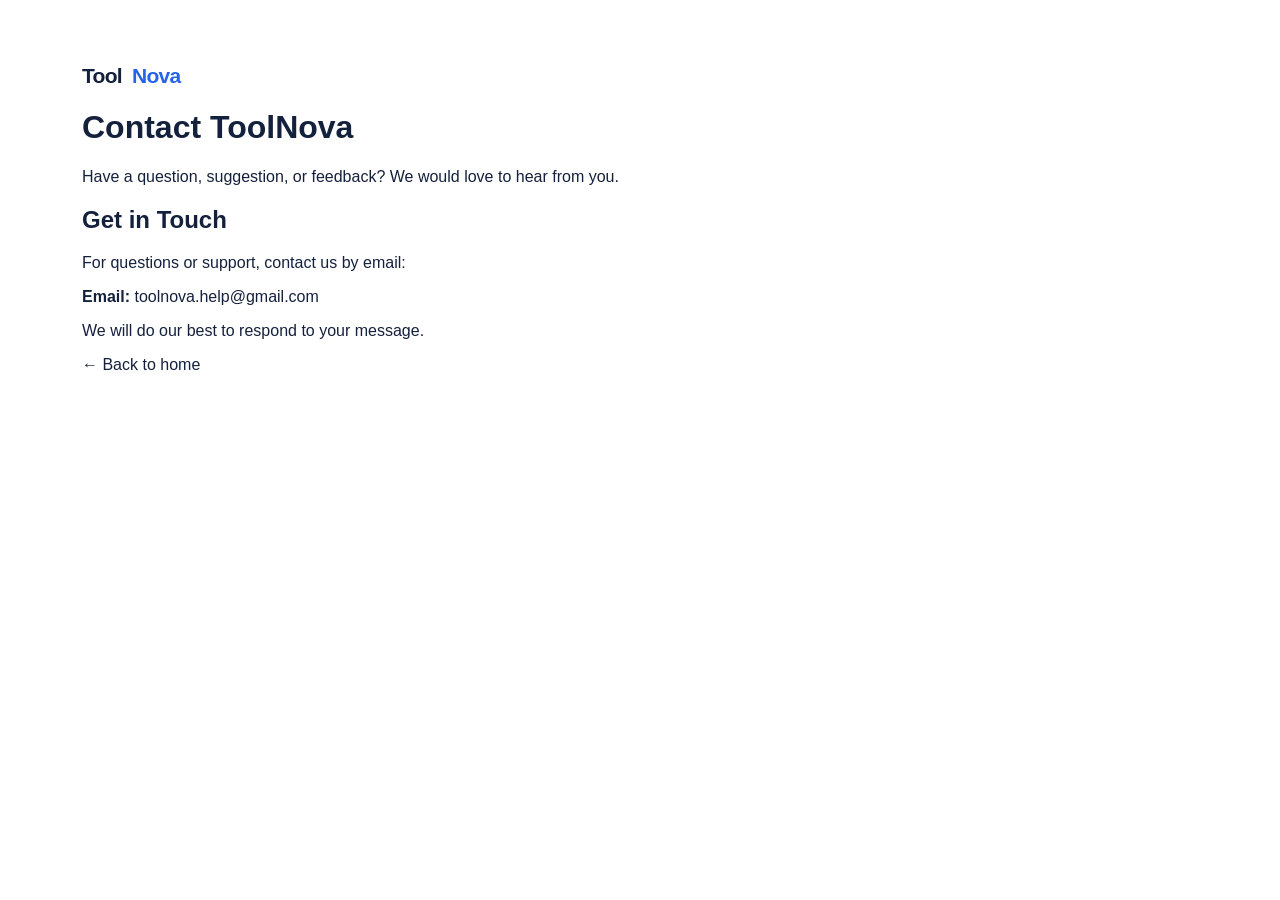
<file: contact.html>
<!doctype html>
<html lang="en">
<head>
  <meta charset="utf-8">
  <meta name="viewport" content="width=device-width, initial-scale=1">

  <title>Contact ToolNova | Get in Touch</title>

  <meta name="description" content="Contact ToolNova for questions, feedback, or support about our free online image, PDF, text, and calculator tools.">

  <link rel="stylesheet" href="styles.css">
</head>
<body>

  <main class="tool-section">

    <a class="brand" href="index.html">
      Tool<span class="brand-blue">Nova</span>
    </a>

    <h1>Contact ToolNova</h1>

    <p>
      Have a question, suggestion, or feedback?
      We would love to hear from you.
    </p>

    <h2>Get in Touch</h2>

    <p>
      For questions or support, contact us by email:
    </p>

    <p>
      <strong>Email:</strong>
      <a href="mailto:toolnova.help@gmail.com">
        toolnova.help@gmail.com
      </a>
    </p>

    <p>
      We will do our best to respond to your message.
    </p>

    <a href="index.html">← Back to home</a>

  </main>

</body>
</html>
</file>
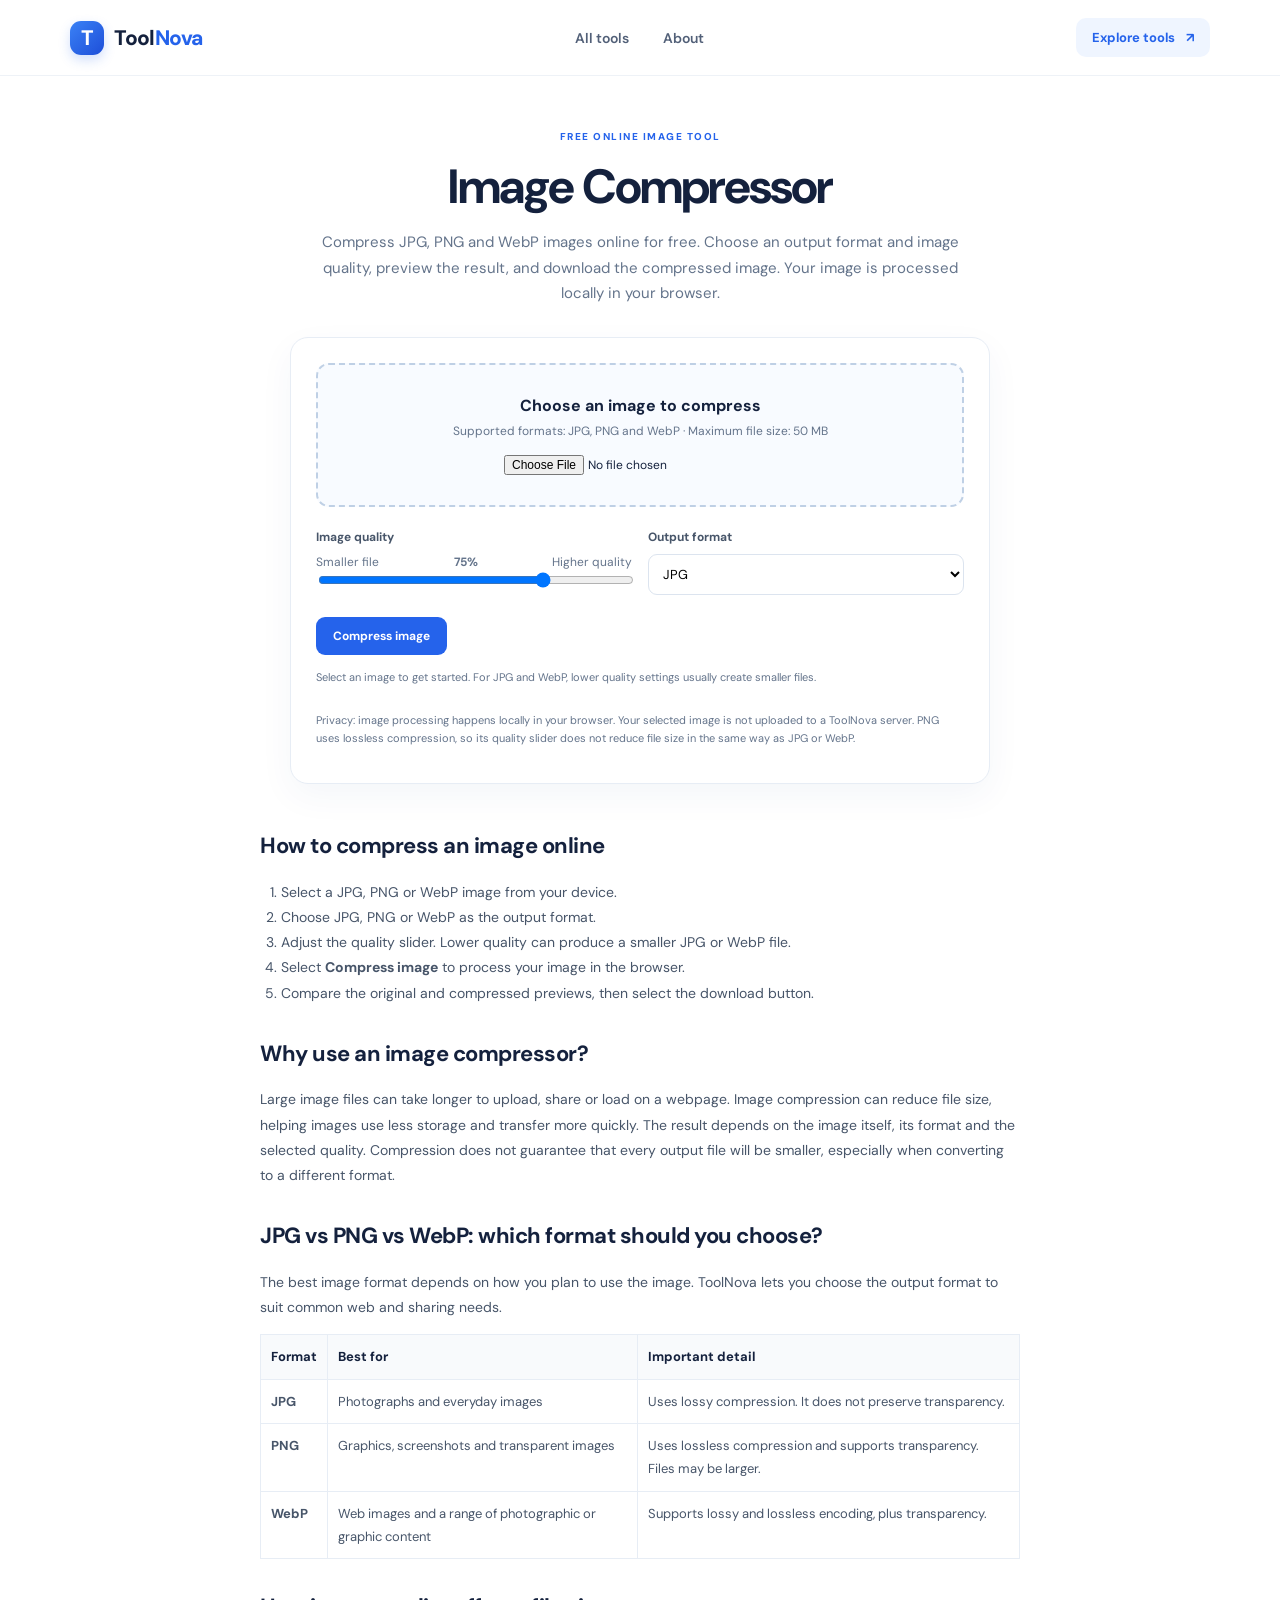
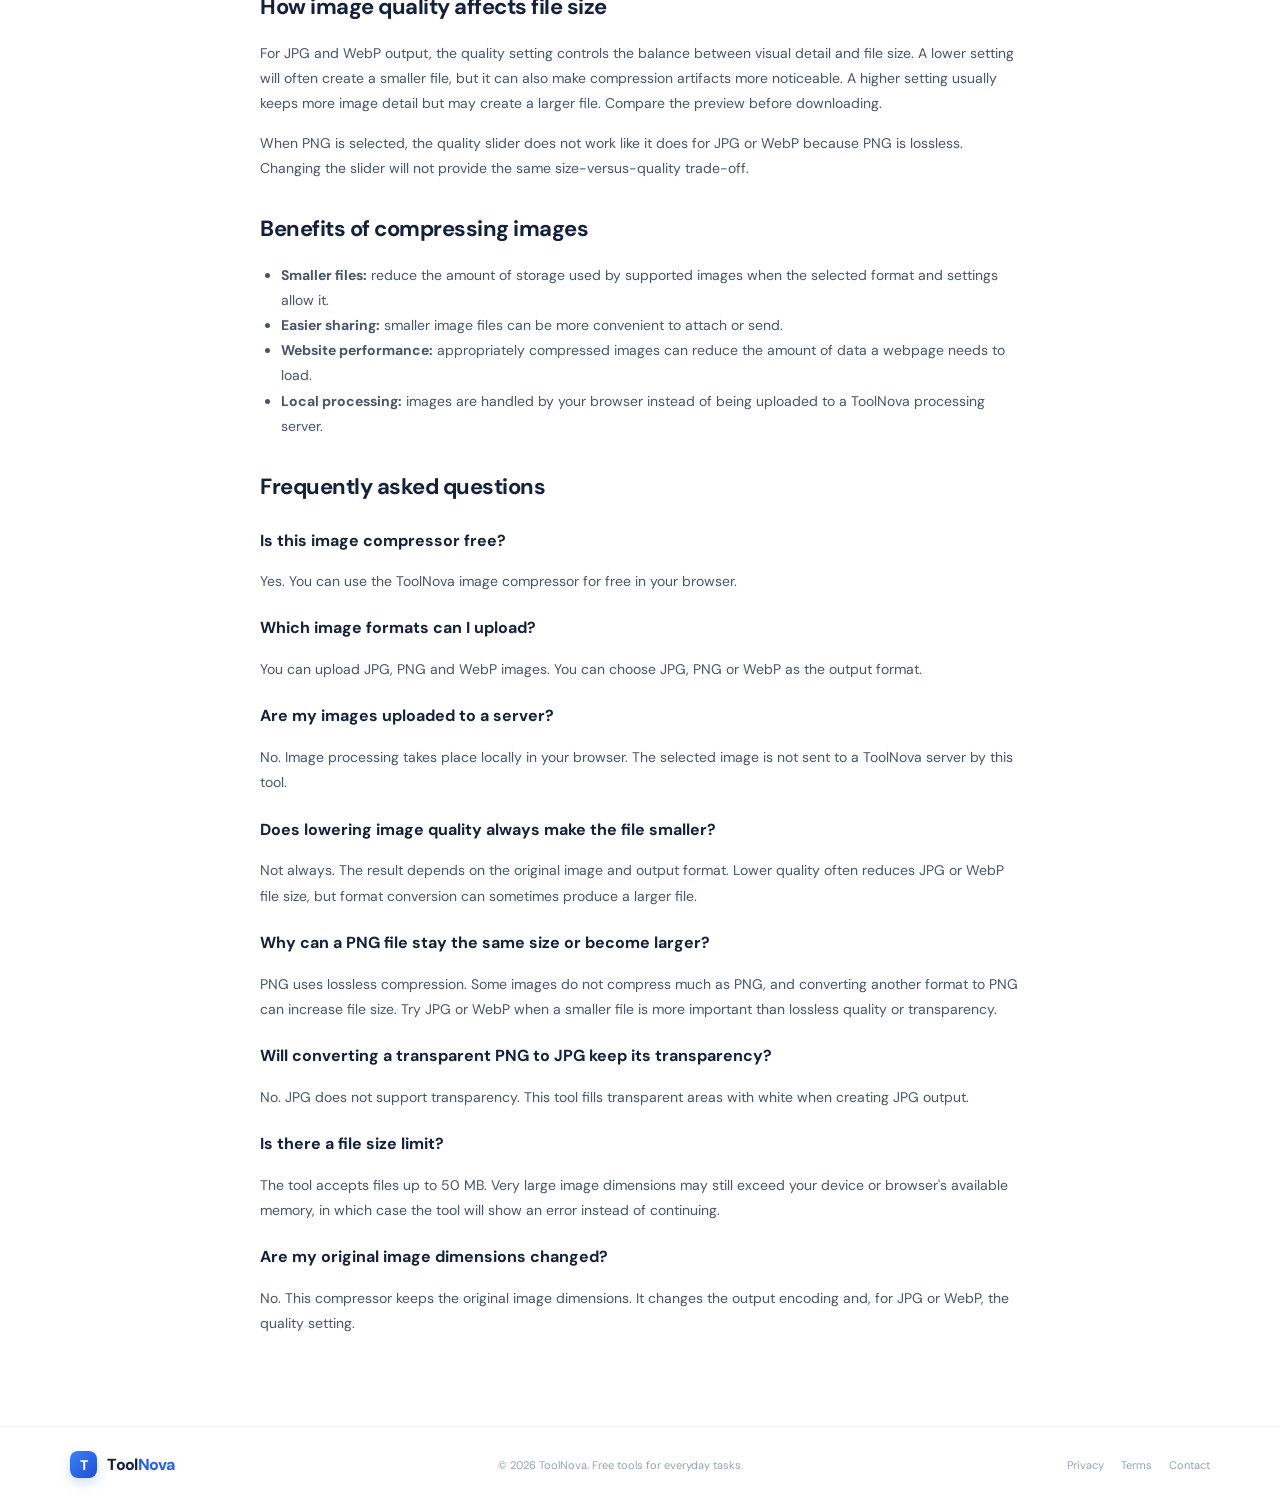
<file: image-compressor.html>
<!doctype html>
<html lang="en">
<head>
  <meta charset="utf-8">
  <meta name="viewport" content="width=device-width, initial-scale=1">
  <meta name="description" content="Compress JPG, PNG and WebP images online for free with ToolNova. Adjust image quality, compare previews and download smaller images. Private browser-based processing.">
  <link rel="canonical" href="https://toolnova-ajl.pages.dev/image-compressor.html">
  <meta property="og:type" content="website">
  <meta property="og:title" content="Free Image Compressor Online | ToolNova">
  <meta property="og:description" content="Compress JPG, PNG and WebP images online for free. Adjust quality, preview the result and download your image privately.">
  <meta property="og:url" content="https://toolnova-ajl.pages.dev/image-compressor.html">
  <meta property="og:site_name" content="ToolNova">
  <meta name="twitter:card" content="summary">
  <meta name="twitter:title" content="Free Image Compressor Online | ToolNova">
  <meta name="twitter:description" content="Free browser-based JPG, PNG and WebP image compression.">
  <meta name="theme-color" content="#2563eb">
  <title>Free Image Compressor Online | ToolNova</title>
  <link rel="preconnect" href="https://fonts.googleapis.com">
  <link rel="preconnect" href="https://fonts.gstatic.com" crossorigin>
  <link href="https://fonts.googleapis.com/css2?family=DM+Sans:wght@400;500;600;700;800&display=swap" rel="stylesheet">
  <link rel="stylesheet" href="styles.css">
  <style>
    .page-wrap{max-width:900px;margin:0 auto;padding:54px 22px 76px}
    .page-intro{text-align:center;margin-bottom:30px}
    .page-intro h1{font-size:clamp(32px,5vw,48px);letter-spacing:-1.8px;margin:12px 0}
    .page-intro p{max-width:680px;margin:0 auto;color:var(--muted);font-size:15px;line-height:1.7}
    .compress-panel{max-width:700px;margin:0 auto;background:#fff;border:1px solid var(--line);border-radius:18px;padding:25px;box-shadow:0 12px 35px #1e3a8a0c}
    .upload-area{border:2px dashed #bfd0e5;border-radius:13px;background:#f8fbff;padding:30px 18px;text-align:center}
    .upload-area strong{display:block;margin-bottom:7px}
    .upload-area p{font-size:12px;color:var(--muted);margin:0 0 14px}
    .upload-area input{max-width:100%;font:12px "DM Sans"}
    .compress-controls{display:grid;grid-template-columns:1fr 1fr;gap:16px;margin:22px 0}
    .compress-controls label{display:block;font-size:12px;font-weight:700;color:#475569;margin-bottom:9px}
    .compress-controls select,.compress-controls input[type=range]{width:100%}
    .compress-controls select{padding:10px;border:1px solid #dce4ef;border-radius:9px;background:white;font:13px "DM Sans"}
    .quality-line{display:flex;justify-content:space-between;gap:8px;font-size:12px;color:#64748b}
    .preview-grid{display:grid;grid-template-columns:1fr 1fr;gap:14px;margin-top:20px}
    .preview-card{border:1px solid var(--line);border-radius:12px;padding:12px;min-width:0}
    .preview-card h3{font-size:12px;margin:0 0 9px}
    .preview-card img{display:block;width:100%;height:180px;object-fit:contain;background:#f8fafc;border-radius:8px}
    .preview-meta{font-size:11px;color:#64748b;margin-top:8px;overflow-wrap:anywhere}
    .page-copy{max-width:760px;margin:42px auto 0;color:#475569;font-size:14px;line-height:1.8}
    .page-copy h2{color:var(--ink);font-size:22px;letter-spacing:-.5px;margin:28px 0 8px}
    .page-copy h3{color:var(--ink);font-size:16px;margin:20px 0 5px}
    .page-copy ul,.page-copy ol{padding-left:21px}
    .page-copy table{width:100%;border-collapse:collapse;margin:14px 0;font-size:13px}
    .page-copy th,.page-copy td{border:1px solid var(--line);padding:10px;text-align:left;vertical-align:top}
    .page-copy th{color:var(--ink);background:#f8fafc}
    .notice{margin-top:14px;font-size:11px;color:#64748b;line-height:1.6}
    .tool-status-error{color:#b42318}
    .tool-status-success{color:#167647}
    .compress-controls select:disabled,.compress-controls input:disabled{opacity:.65}
    @media(max-width:600px){.page-wrap{padding:40px 16px 55px}.compress-panel{padding:17px}.compress-controls,.preview-grid{grid-template-columns:1fr}.preview-card img{height:160px}.page-copy table{font-size:12px}.page-copy th,.page-copy td{padding:7px}}
  </style>
</head>
<body>
  <header class="topbar">
    <a class="brand" href="index.html" aria-label="ToolNova home"><span class="brand-mark">T</span><span>Tool<span class="brand-blue">Nova</span></span></a>
    <nav><a href="index.html#tools">All tools</a><a href="index.html#about">About</a></nav>
    <a class="header-cta" href="index.html#tools">Explore tools <span>↗</span></a>
  </header>

  <main class="page-wrap">
    <section class="page-intro">
      <div class="eyebrow">FREE ONLINE IMAGE TOOL</div>
      <h1>Image Compressor</h1>
      <p>Compress JPG, PNG and WebP images online for free. Choose an output format and image quality, preview the result, and download the compressed image. Your image is processed locally in your browser.</p>
    </section>

    <section class="compress-panel" aria-label="Image compression tool">
      <div class="upload-area">
        <strong>Choose an image to compress</strong>
        <p>Supported formats: JPG, PNG and WebP · Maximum file size: 50 MB</p>
        <input id="imageFile" type="file" accept="image/jpeg,image/png,image/webp" aria-label="Choose a JPG, PNG or WebP image">
      </div>
      <div class="compress-controls">
        <div>
          <label for="quality">Image quality</label>
          <div class="quality-line"><span>Smaller file</span><strong id="qualityValue">75%</strong><span>Higher quality</span></div>
          <input id="quality" type="range" min="10" max="100" value="75">
        </div>
        <div>
          <label for="format">Output format</label>
          <select id="format">
            <option value="image/jpeg">JPG</option>
            <option value="image/webp">WebP</option>
            <option value="image/png">PNG (lossless)</option>
          </select>
        </div>
      </div>
      <button class="action-button" id="compressButton" type="button">Compress image</button>
      <div id="status" class="notice" role="status" aria-live="polite">Select an image to get started. For JPG and WebP, lower quality settings usually create smaller files.</div>
      <div class="preview-grid hidden" id="previewGrid">
        <div class="preview-card">
          <h3>Original image</h3>
          <img id="originalPreview" alt="Preview of the original image">
          <div class="preview-meta" id="originalInfo"></div>
        </div>
        <div class="preview-card">
          <h3>Compressed image</h3>
          <img id="compressedPreview" alt="Preview of the compressed image">
          <div class="preview-meta" id="compressedInfo"></div>
        </div>
      </div>
      <div class="button-row"><button class="secondary-button hidden" id="downloadButton" type="button">Download compressed image</button></div>
      <p class="notice">Privacy: image processing happens locally in your browser. Your selected image is not uploaded to a ToolNova server. PNG uses lossless compression, so its quality slider does not reduce file size in the same way as JPG or WebP.</p>
    </section>

    <article class="page-copy">
      <h2>How to compress an image online</h2>
      <ol>
        <li>Select a JPG, PNG or WebP image from your device.</li>
        <li>Choose JPG, PNG or WebP as the output format.</li>
        <li>Adjust the quality slider. Lower quality can produce a smaller JPG or WebP file.</li>
        <li>Select <strong>Compress image</strong> to process your image in the browser.</li>
        <li>Compare the original and compressed previews, then select the download button.</li>
      </ol>

      <h2>Why use an image compressor?</h2>
      <p>Large image files can take longer to upload, share or load on a webpage. Image compression can reduce file size, helping images use less storage and transfer more quickly. The result depends on the image itself, its format and the selected quality. Compression does not guarantee that every output file will be smaller, especially when converting to a different format.</p>

      <h2>JPG vs PNG vs WebP: which format should you choose?</h2>
      <p>The best image format depends on how you plan to use the image. ToolNova lets you choose the output format to suit common web and sharing needs.</p>
      <table>
        <thead><tr><th>Format</th><th>Best for</th><th>Important detail</th></tr></thead>
        <tbody>
          <tr><td><strong>JPG</strong></td><td>Photographs and everyday images</td><td>Uses lossy compression. It does not preserve transparency.</td></tr>
          <tr><td><strong>PNG</strong></td><td>Graphics, screenshots and transparent images</td><td>Uses lossless compression and supports transparency. Files may be larger.</td></tr>
          <tr><td><strong>WebP</strong></td><td>Web images and a range of photographic or graphic content</td><td>Supports lossy and lossless encoding, plus transparency.</td></tr>
        </tbody>
      </table>

      <h2>How image quality affects file size</h2>
      <p>For JPG and WebP output, the quality setting controls the balance between visual detail and file size. A lower setting will often create a smaller file, but it can also make compression artifacts more noticeable. A higher setting usually keeps more image detail but may create a larger file. Compare the preview before downloading.</p>
      <p>When PNG is selected, the quality slider does not work like it does for JPG or WebP because PNG is lossless. Changing the slider will not provide the same size-versus-quality trade-off.</p>

      <h2>Benefits of compressing images</h2>
      <ul>
        <li><strong>Smaller files:</strong> reduce the amount of storage used by supported images when the selected format and settings allow it.</li>
        <li><strong>Easier sharing:</strong> smaller image files can be more convenient to attach or send.</li>
        <li><strong>Website performance:</strong> appropriately compressed images can reduce the amount of data a webpage needs to load.</li>
        <li><strong>Local processing:</strong> images are handled by your browser instead of being uploaded to a ToolNova processing server.</li>
      </ul>

      <h2>Frequently asked questions</h2>
      <h3>Is this image compressor free?</h3>
      <p>Yes. You can use the ToolNova image compressor for free in your browser.</p>
      <h3>Which image formats can I upload?</h3>
      <p>You can upload JPG, PNG and WebP images. You can choose JPG, PNG or WebP as the output format.</p>
      <h3>Are my images uploaded to a server?</h3>
      <p>No. Image processing takes place locally in your browser. The selected image is not sent to a ToolNova server by this tool.</p>
      <h3>Does lowering image quality always make the file smaller?</h3>
      <p>Not always. The result depends on the original image and output format. Lower quality often reduces JPG or WebP file size, but format conversion can sometimes produce a larger file.</p>
      <h3>Why can a PNG file stay the same size or become larger?</h3>
      <p>PNG uses lossless compression. Some images do not compress much as PNG, and converting another format to PNG can increase file size. Try JPG or WebP when a smaller file is more important than lossless quality or transparency.</p>
      <h3>Will converting a transparent PNG to JPG keep its transparency?</h3>
      <p>No. JPG does not support transparency. This tool fills transparent areas with white when creating JPG output.</p>
      <h3>Is there a file size limit?</h3>
      <p>The tool accepts files up to 50 MB. Very large image dimensions may still exceed your device or browser's available memory, in which case the tool will show an error instead of continuing.</p>
      <h3>Are my original image dimensions changed?</h3>
      <p>No. This compressor keeps the original image dimensions. It changes the output encoding and, for JPG or WebP, the quality setting.</p>
    </article>
  </main>

  <footer>
    <a class="brand footer-brand" href="index.html"><span class="brand-mark">T</span><span>Tool<span class="brand-blue">Nova</span></span></a>
    <span>© <span id="year"></span> ToolNova. Free tools for everyday tasks.</span>
    <div class="footer-links"><a href="privacy.html">Privacy</a><a href="terms.html">Terms</a><a href="contact.html">Contact</a></div>
  </footer>

  <script>
    "use strict";

    const fileInput = document.getElementById("imageFile");
    const qualityInput = document.getElementById("quality");
    const formatInput = document.getElementById("format");
    const statusBox = document.getElementById("status");
    const previewGrid = document.getElementById("previewGrid");
    const compressButton = document.getElementById("compressButton");
    const downloadButton = document.getElementById("downloadButton");
    const originalPreview = document.getElementById("originalPreview");
    const compressedPreview = document.getElementById("compressedPreview");
    const originalInfo = document.getElementById("originalInfo");
    const compressedInfo = document.getElementById("compressedInfo");

    const MAX_FILE_BYTES = 50 * 1024 * 1024;
    const MAX_IMAGE_PIXELS = 50000000;
    let selectedFile = null;
    let originalUrl = null;
    let compressedUrl = null;
    let compressedBlob = null;
    let outputName = "toolnova-compressed";

    document.getElementById("year").textContent = new Date().getFullYear();

    function setStatus(message, type) {
      statusBox.textContent = message;
      statusBox.classList.remove("tool-status-error", "tool-status-success");
      if (type === "error") statusBox.classList.add("tool-status-error");
      if (type === "success") statusBox.classList.add("tool-status-success");
    }

    function formatBytes(bytes) {
      if (!Number.isFinite(bytes) || bytes < 0) return "Unknown size";
      if (bytes < 1024) return bytes + " B";
      const units = ["KB", "MB", "GB"];
      let value = bytes / 1024;
      let unit = 0;
      while (value >= 1024 && unit < units.length - 1) {
        value /= 1024;
        unit++;
      }
      return value.toFixed(value >= 10 ? 1 : 2) + " " + units[unit];
    }

    function extensionFor(mimeType) {
      if (mimeType === "image/jpeg") return "jpg";
      if (mimeType === "image/webp") return "webp";
      return "png";
    }

    function clearCompressedOutput() {
      if (compressedUrl) {
        URL.revokeObjectURL(compressedUrl);
        compressedUrl = null;
      }
      compressedBlob = null;
      compressedPreview.removeAttribute("src");
      compressedInfo.textContent = "";
      downloadButton.classList.add("hidden");
    }

    function clearAllPreviews() {
      clearCompressedOutput();
      if (originalUrl) {
        URL.revokeObjectURL(originalUrl);
        originalUrl = null;
      }
      originalPreview.removeAttribute("src");
      originalInfo.textContent = "";
      previewGrid.classList.add("hidden");
    }

    function loadImage(file) {
      return new Promise((resolve, reject) => {
        const temporaryUrl = URL.createObjectURL(file);
        const image = new Image();

        image.onload = () => {
          URL.revokeObjectURL(temporaryUrl);
          resolve({ image, width: image.naturalWidth, height: image.naturalHeight });
        };

        image.onerror = () => {
          URL.revokeObjectURL(temporaryUrl);
          reject(new Error("The image could not be opened. Please try another JPG, PNG or WebP file."));
        };

        image.src = temporaryUrl;
      });
    }

    function canvasToBlob(canvas, mimeType, quality) {
      return new Promise((resolve, reject) => {
        try {
          canvas.toBlob(blob => {
            if (!blob) {
              reject(new Error("Your browser could not create the compressed image. Try a different format or a smaller image."));
              return;
            }
            resolve(blob);
          }, mimeType, quality);
        } catch (error) {
          reject(error);
        }
      });
    }

    qualityInput.addEventListener("input", () => {
      document.getElementById("qualityValue").textContent = qualityInput.value + "%";
    });

    fileInput.addEventListener("change", async () => {
      selectedFile = fileInput.files && fileInput.files[0] ? fileInput.files[0] : null;
      clearAllPreviews();

      if (!selectedFile) {
        setStatus("Select an image to get started.");
        return;
      }

      const supportedTypes = ["image/jpeg", "image/png", "image/webp"];
      if (!supportedTypes.includes(selectedFile.type)) {
        selectedFile = null;
        fileInput.value = "";
        setStatus("Please choose a JPG, PNG or WebP image.", "error");
        return;
      }

      if (selectedFile.size > MAX_FILE_BYTES) {
        selectedFile = null;
        fileInput.value = "";
        setStatus("This image is larger than 50 MB. Please choose a smaller file.", "error");
        return;
      }

      try {
        const details = await loadImage(selectedFile);
        const pixels = details.width * details.height;
        if (!details.width || !details.height || pixels > MAX_IMAGE_PIXELS) {
          selectedFile = null;
          fileInput.value = "";
          setStatus("This image has very large dimensions and may exceed your browser's memory limit. Please use an image with 50 megapixels or fewer.", "error");
          return;
        }

        originalUrl = URL.createObjectURL(selectedFile);
        originalPreview.src = originalUrl;
        originalInfo.textContent = selectedFile.name + " · " + details.width + " × " + details.height + " · " + formatBytes(selectedFile.size);
        previewGrid.classList.remove("hidden");
        setStatus("Image ready. Adjust the settings and select Compress image.");
      } catch (error) {
        selectedFile = null;
        fileInput.value = "";
        setStatus(error.message || "The selected image could not be read.", "error");
      }
    });

    formatInput.addEventListener("change", clearCompressedOutput);
    qualityInput.addEventListener("change", clearCompressedOutput);

    compressButton.addEventListener("click", async () => {
      if (!selectedFile) {
        setStatus("Please select an image before compressing.", "error");
        return;
      }

      clearCompressedOutput();
      compressButton.disabled = true;
      compressButton.textContent = "Compressing...";
      setStatus("Processing your image in this browser. Please wait.");

      let canvas = null;

      try {
        const details = await loadImage(selectedFile);
        const pixels = details.width * details.height;
        if (pixels > MAX_IMAGE_PIXELS) {
          throw new Error("This image is too large to process safely in your browser. Please choose an image with 50 megapixels or fewer.");
        }

        canvas = document.createElement("canvas");
        canvas.width = details.width;
        canvas.height = details.height;

        const context = canvas.getContext("2d");
        if (!context) throw new Error("Your browser could not start image processing. Please try another browser.");

        const outputType = formatInput.value;
        if (outputType === "image/jpeg") {
          context.fillStyle = "#ffffff";
          context.fillRect(0, 0, canvas.width, canvas.height);
        }

        context.drawImage(details.image, 0, 0, canvas.width, canvas.height);

        const quality = Number(qualityInput.value) / 100;
        compressedBlob = await canvasToBlob(
          canvas,
          outputType,
          outputType === "image/png" ? undefined : quality
        );

        const actualType = compressedBlob.type || outputType;
        compressedUrl = URL.createObjectURL(compressedBlob);
        compressedPreview.src = compressedUrl;

        const originalBaseName = selectedFile.name.replace(/\.[^.]+$/, "") || "image";
        const extension = extensionFor(actualType);
        outputName = originalBaseName + "-compressed." + extension;

        const difference = selectedFile.size - compressedBlob.size;
        const percent = selectedFile.size > 0 ? (difference / selectedFile.size) * 100 : 0;
        const sizeMessage = difference >= 0
          ? "Reduced by " + percent.toFixed(1) + "%"
          : "Output is " + Math.abs(percent).toFixed(1) + "% larger";

        compressedInfo.textContent =
          formatBytes(compressedBlob.size) + " · " + details.width + " × " + details.height + " · " + sizeMessage;

        downloadButton.classList.remove("hidden");

        if (outputType === "image/png") {
          setStatus("Image created as PNG. PNG is lossless, so the quality slider does not control its compression. " + sizeMessage + ".", "success");
        } else if (difference > 0) {
          setStatus("Compression complete. Your image is smaller by " + percent.toFixed(1) + ".", "success");
        } else {
          setStatus("Image converted successfully, but this output is not smaller than the original. Try another format or quality setting.", "success");
        }
      } catch (error) {
        clearCompressedOutput();
        setStatus(error.message || "Something went wrong while compressing the image. Try a smaller image or another output format.", "error");
      } finally {
        if (canvas) {
          canvas.width = 0;
          canvas.height = 0;
        }
        compressButton.disabled = false;
        compressButton.textContent = "Compress image";
      }
    });

    downloadButton.addEventListener("click", () => {
      if (!compressedBlob || !compressedUrl) {
        setStatus("Please compress an image before downloading.", "error");
        return;
      }

      const link = document.createElement("a");
      link.href = compressedUrl;
      link.download = outputName;
      document.body.appendChild(link);
      link.click();
      link.remove();
    });

    window.addEventListener("pagehide", () => {
      if (originalUrl) URL.revokeObjectURL(originalUrl);
      if (compressedUrl) URL.revokeObjectURL(compressedUrl);
    });
  </script>
</body>
</html>
</file>
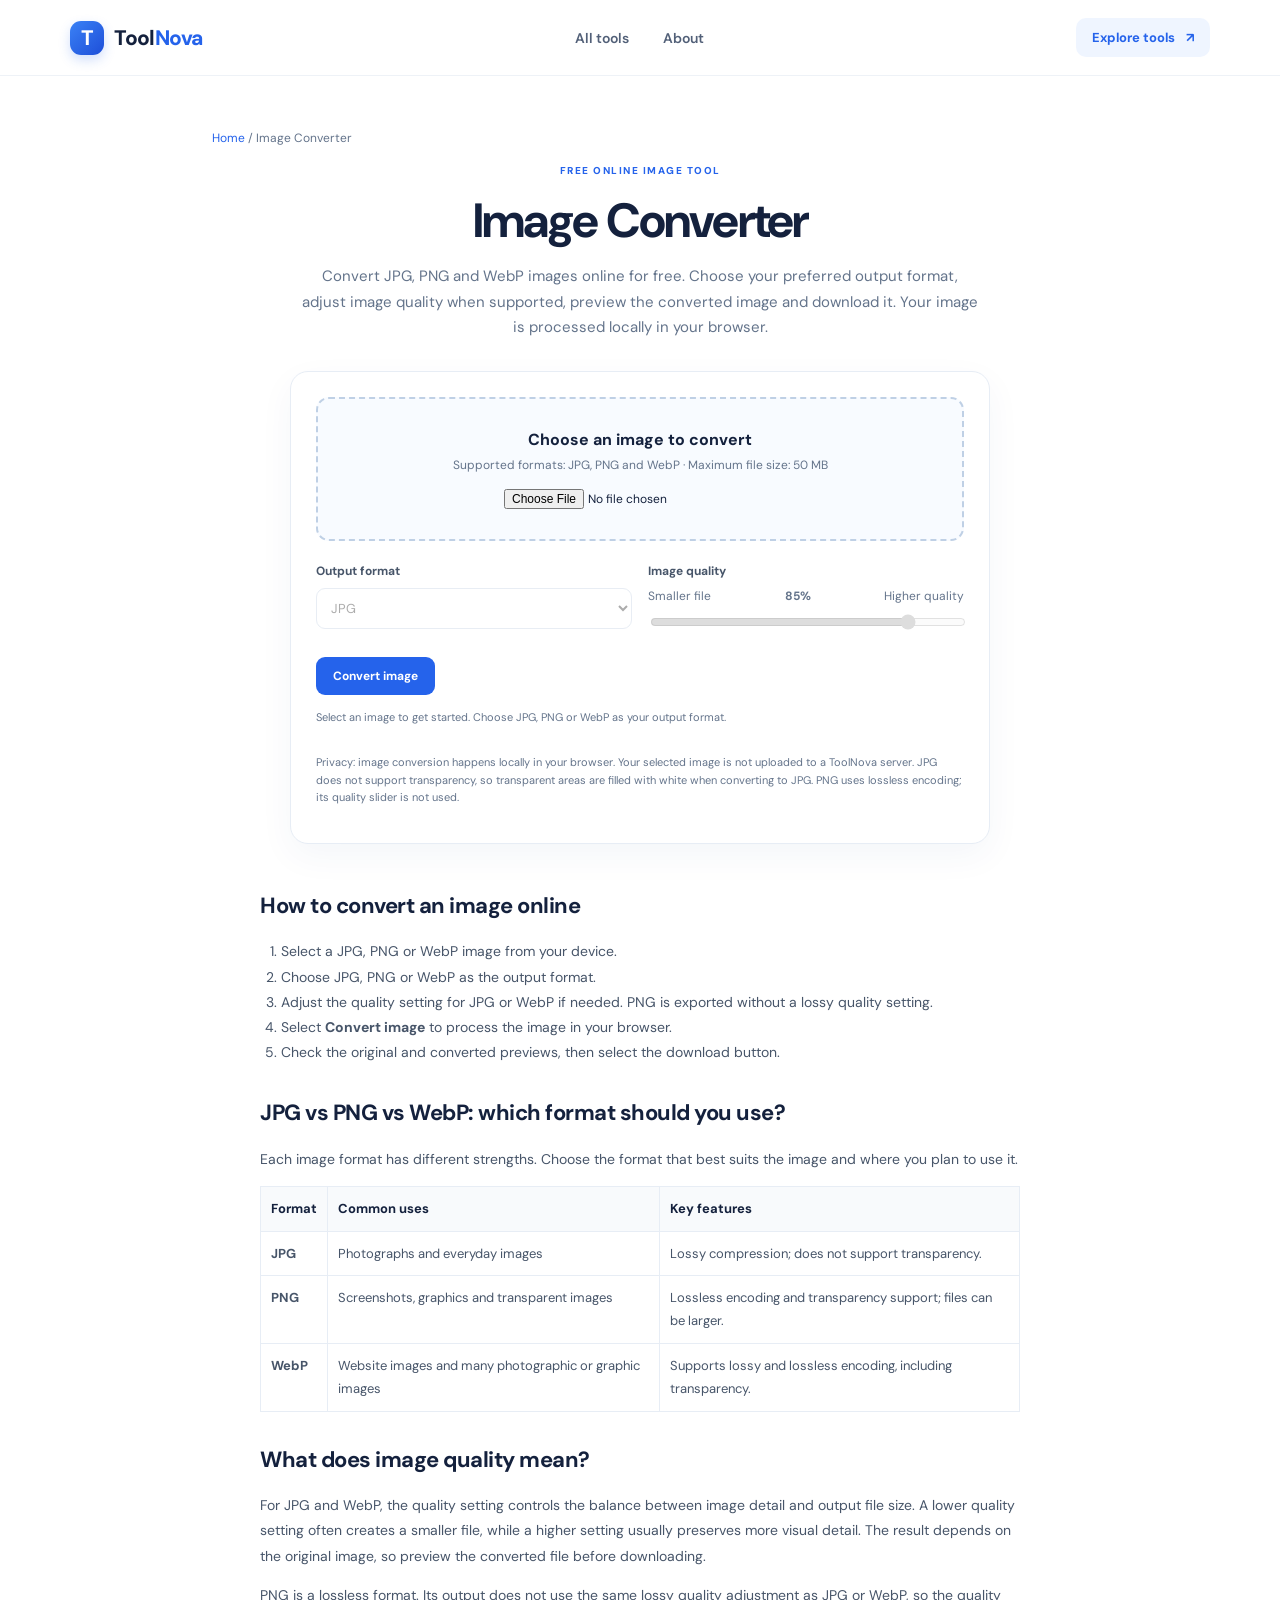
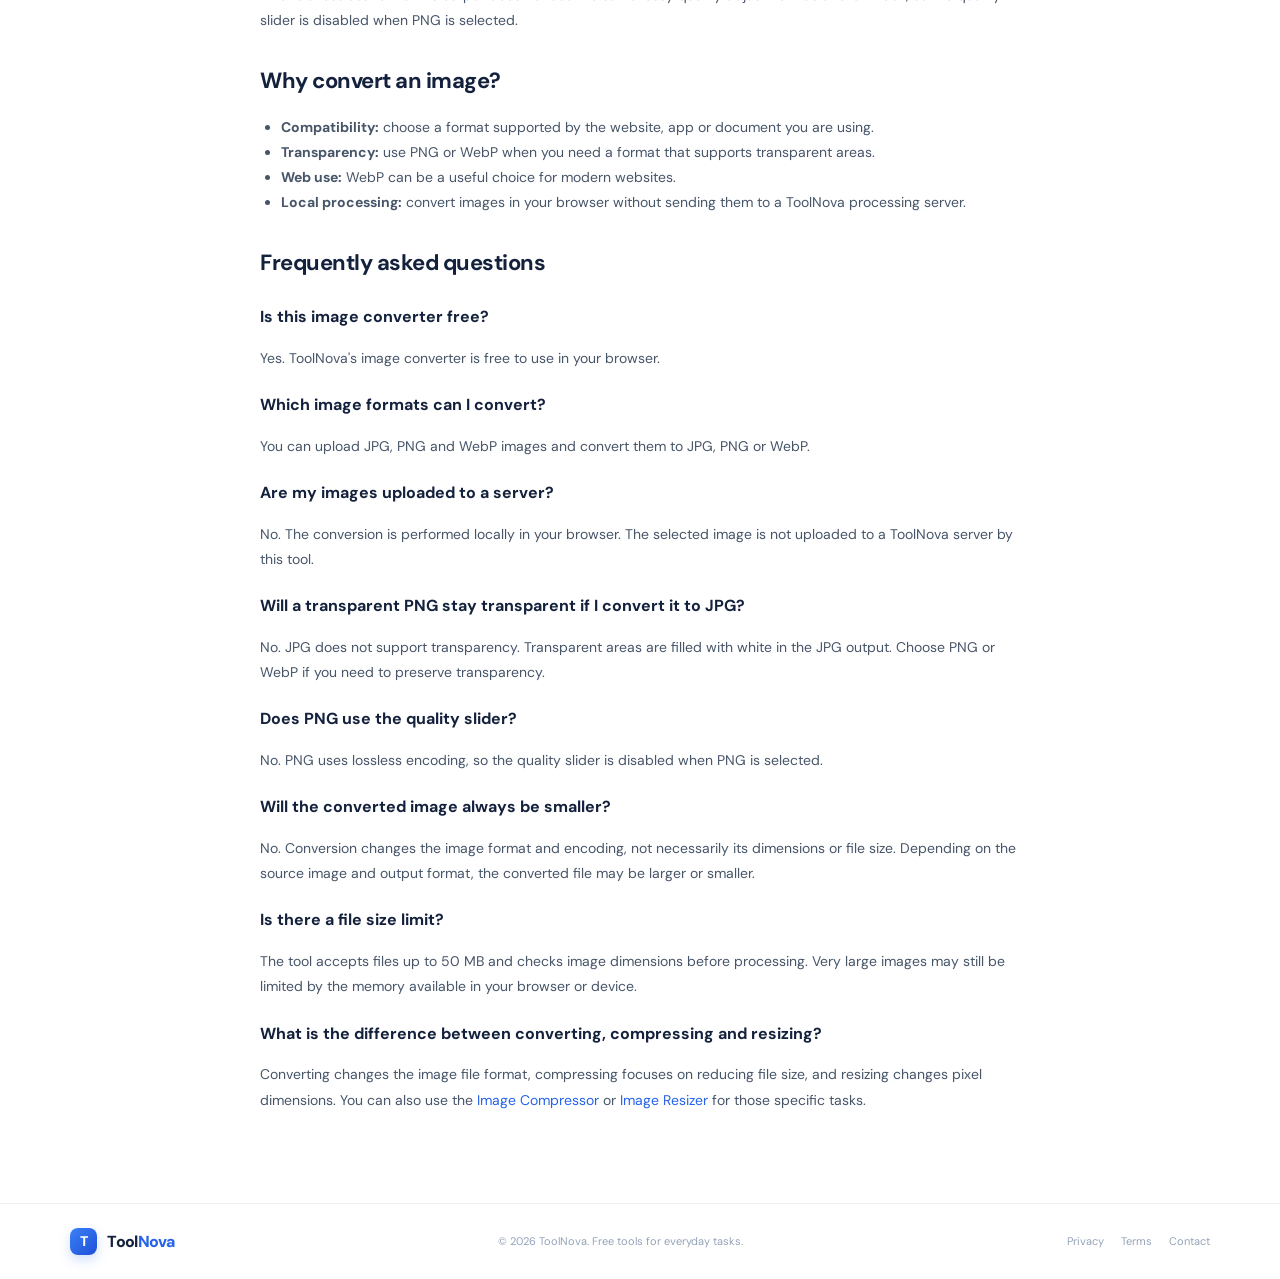
<file: image-converter.html>
<!doctype html>
<html lang="en">
<head>
  <meta charset="utf-8">
  <meta name="viewport" content="width=device-width, initial-scale=1">
  <meta name="description" content="Convert JPG, PNG and WebP images online for free with ToolNova. Preview converted images, adjust quality and download privately with browser-based image conversion.">
  <link rel="canonical" href="https://toolnova-ajl.pages.dev/image-converter.html">
  <meta property="og:type" content="website">
  <meta property="og:title" content="Free Image Converter Online | ToolNova">
  <meta property="og:description" content="Convert JPG, PNG and WebP images online for free. Choose an output format, preview the result and download privately in your browser.">
  <meta property="og:url" content="https://toolnova-ajl.pages.dev/image-converter.html">
  <meta property="og:site_name" content="ToolNova">
  <meta name="twitter:card" content="summary">
  <meta name="twitter:title" content="Free Image Converter Online | ToolNova">
  <meta name="twitter:description" content="Convert JPG, PNG and WebP images online for free with private browser-based processing.">
  <meta name="theme-color" content="#2563eb">
  <title>Free Image Converter Online | ToolNova</title>
  <link rel="preconnect" href="https://fonts.googleapis.com">
  <link rel="preconnect" href="https://fonts.gstatic.com" crossorigin>
  <link href="https://fonts.googleapis.com/css2?family=DM+Sans:wght@400;500;600;700;800&display=swap" rel="stylesheet">
  <link rel="stylesheet" href="styles.css">
  <script type="application/ld+json">
  {
    "@context": "https://schema.org",
    "@type": "SoftwareApplication",
    "name": "ToolNova Image Converter",
    "applicationCategory": "MultimediaApplication",
    "operatingSystem": "Any",
    "offers": { "@type": "Offer", "price": "0", "priceCurrency": "USD" },
    "description": "A free browser-based tool to convert JPG, PNG and WebP images without uploading them to a ToolNova server."
  }
  </script>
  <script type="application/ld+json">
  {
    "@context": "https://schema.org",
    "@type": "BreadcrumbList",
    "itemListElement": [
      { "@type": "ListItem", "position": 1, "name": "Home", "item": "https://toolnova-ajl.pages.dev/" },
      { "@type": "ListItem", "position": 2, "name": "Image Converter", "item": "https://toolnova-ajl.pages.dev/image-converter.html" }
    ]
  }
  </script>
  <style>
    .page-wrap{max-width:900px;margin:0 auto;padding:54px 22px 76px}
    .breadcrumb{font-size:12px;color:var(--muted);margin:0 0 18px}
    .breadcrumb a{color:#2563eb;text-decoration:none}
    .page-intro{text-align:center;margin-bottom:30px}
    .page-intro h1{font-size:clamp(32px,5vw,48px);letter-spacing:-1.8px;margin:12px 0}
    .page-intro p{max-width:680px;margin:0 auto;color:var(--muted);font-size:15px;line-height:1.7}
    .converter-panel{max-width:700px;margin:0 auto;background:#fff;border:1px solid var(--line);border-radius:18px;padding:25px;box-shadow:0 12px 35px #1e3a8a0c}
    .upload-area{border:2px dashed #bfd0e5;border-radius:13px;background:#f8fbff;padding:30px 18px;text-align:center}
    .upload-area strong{display:block;margin-bottom:7px}
    .upload-area p{font-size:12px;color:var(--muted);margin:0 0 14px}
    .upload-area input{max-width:100%;font:12px "DM Sans"}
    .converter-controls{display:grid;grid-template-columns:1fr 1fr;gap:16px;margin:22px 0}
    .converter-controls label{display:block;font-size:12px;font-weight:700;color:#475569;margin-bottom:9px}
    .converter-controls select{box-sizing:border-box;width:100%;padding:10px;border:1px solid #dce4ef;border-radius:9px;background:white;font:13px "DM Sans"}
    .converter-controls input[type=range]{width:100%}
    .quality-line{display:flex;justify-content:space-between;gap:8px;font-size:12px;color:#64748b;margin-bottom:8px}
    .preview-grid{display:grid;grid-template-columns:1fr 1fr;gap:14px;margin-top:20px}
    .preview-card{border:1px solid var(--line);border-radius:12px;padding:12px;min-width:0}
    .preview-card h3{font-size:12px;margin:0 0 9px}
    .preview-card img{display:block;width:100%;height:180px;object-fit:contain;background:#f8fafc;border-radius:8px}
    .preview-meta{font-size:11px;color:#64748b;margin-top:8px;overflow-wrap:anywhere}
    .page-copy{max-width:760px;margin:42px auto 0;color:#475569;font-size:14px;line-height:1.8}
    .page-copy h2{color:var(--ink);font-size:22px;letter-spacing:-.5px;margin:28px 0 8px}
    .page-copy h3{color:var(--ink);font-size:16px;margin:20px 0 5px}
    .page-copy ul,.page-copy ol{padding-left:21px}
    .page-copy a{color:#2563eb}
    .page-copy table{width:100%;border-collapse:collapse;margin:14px 0;font-size:13px}
    .page-copy th,.page-copy td{border:1px solid var(--line);padding:10px;text-align:left;vertical-align:top}
    .page-copy th{color:var(--ink);background:#f8fafc}
    .notice{margin-top:14px;font-size:11px;color:#64748b;line-height:1.6}
    .button-row{display:flex;gap:10px;flex-wrap:wrap;margin-top:14px}
    .tool-status-error{color:#b42318}
    .tool-status-success{color:#167647}
    .converter-controls select:disabled,.converter-controls input:disabled{opacity:.65}
    @media(max-width:600px){.page-wrap{padding:40px 16px 55px}.converter-panel{padding:17px}.converter-controls,.preview-grid{grid-template-columns:1fr}.preview-card img{height:160px}.page-copy table{font-size:12px}.page-copy th,.page-copy td{padding:7px}}
  </style>
</head>
<body>
  <header class="topbar">
    <a class="brand" href="index.html" aria-label="ToolNova home"><span class="brand-mark">T</span><span>Tool<span class="brand-blue">Nova</span></span></a>
    <nav><a href="index.html#tools">All tools</a><a href="index.html#about">About</a></nav>
    <a class="header-cta" href="index.html#tools">Explore tools <span>↗</span></a>
  </header>

  <main class="page-wrap">
    <div class="breadcrumb"><a href="index.html">Home</a> / Image Converter</div>
    <section class="page-intro">
      <div class="eyebrow">FREE ONLINE IMAGE TOOL</div>
      <h1>Image Converter</h1>
      <p>Convert JPG, PNG and WebP images online for free. Choose your preferred output format, adjust image quality when supported, preview the converted image and download it. Your image is processed locally in your browser.</p>
    </section>

    <section class="converter-panel" aria-label="Image conversion tool">
      <div class="upload-area">
        <strong>Choose an image to convert</strong>
        <p>Supported formats: JPG, PNG and WebP · Maximum file size: 50 MB</p>
        <input id="imageFile" type="file" accept="image/jpeg,image/png,image/webp" aria-label="Choose a JPG, PNG or WebP image">
      </div>

      <div class="converter-controls">
        <div>
          <label for="outputFormat">Output format</label>
          <select id="outputFormat" disabled>
            <option value="image/jpeg">JPG</option>
            <option value="image/png">PNG</option>
            <option value="image/webp">WebP</option>
          </select>
        </div>
        <div>
          <label for="quality">Image quality</label>
          <div class="quality-line"><span>Smaller file</span><strong id="qualityValue">85%</strong><span>Higher quality</span></div>
          <input id="quality" type="range" min="10" max="100" value="85" disabled>
        </div>
      </div>

      <button class="action-button" id="convertButton" type="button" disabled>Convert image</button>
      <div id="status" class="notice" role="status" aria-live="polite">Select an image to get started. Choose JPG, PNG or WebP as your output format.</div>

      <div class="preview-grid hidden" id="previewGrid">
        <div class="preview-card" id="originalCard">
          <h3>Original image</h3>
          <img id="originalPreview" alt="Preview of the original image">
          <div class="preview-meta" id="originalInfo"></div>
        </div>
        <div class="preview-card hidden" id="resultCard">
          <h3>Converted image</h3>
          <img id="convertedPreview" alt="Preview of the converted image">
          <div class="preview-meta" id="convertedInfo"></div>
        </div>
      </div>
      <div class="button-row">
        <button class="secondary-button hidden" id="downloadButton" type="button">Download converted image</button>
      </div>
      <p class="notice">Privacy: image conversion happens locally in your browser. Your selected image is not uploaded to a ToolNova server. JPG does not support transparency, so transparent areas are filled with white when converting to JPG. PNG uses lossless encoding; its quality slider is not used.</p>
    </section>

    <article class="page-copy">
      <h2>How to convert an image online</h2>
      <ol>
        <li>Select a JPG, PNG or WebP image from your device.</li>
        <li>Choose JPG, PNG or WebP as the output format.</li>
        <li>Adjust the quality setting for JPG or WebP if needed. PNG is exported without a lossy quality setting.</li>
        <li>Select <strong>Convert image</strong> to process the image in your browser.</li>
        <li>Check the original and converted previews, then select the download button.</li>
      </ol>

      <h2>JPG vs PNG vs WebP: which format should you use?</h2>
      <p>Each image format has different strengths. Choose the format that best suits the image and where you plan to use it.</p>
      <table>
        <thead><tr><th>Format</th><th>Common uses</th><th>Key features</th></tr></thead>
        <tbody>
          <tr><td><strong>JPG</strong></td><td>Photographs and everyday images</td><td>Lossy compression; does not support transparency.</td></tr>
          <tr><td><strong>PNG</strong></td><td>Screenshots, graphics and transparent images</td><td>Lossless encoding and transparency support; files can be larger.</td></tr>
          <tr><td><strong>WebP</strong></td><td>Website images and many photographic or graphic images</td><td>Supports lossy and lossless encoding, including transparency.</td></tr>
        </tbody>
      </table>

      <h2>What does image quality mean?</h2>
      <p>For JPG and WebP, the quality setting controls the balance between image detail and output file size. A lower quality setting often creates a smaller file, while a higher setting usually preserves more visual detail. The result depends on the original image, so preview the converted file before downloading.</p>
      <p>PNG is a lossless format. Its output does not use the same lossy quality adjustment as JPG or WebP, so the quality slider is disabled when PNG is selected.</p>

      <h2>Why convert an image?</h2>
      <ul>
        <li><strong>Compatibility:</strong> choose a format supported by the website, app or document you are using.</li>
        <li><strong>Transparency:</strong> use PNG or WebP when you need a format that supports transparent areas.</li>
        <li><strong>Web use:</strong> WebP can be a useful choice for modern websites.</li>
        <li><strong>Local processing:</strong> convert images in your browser without sending them to a ToolNova processing server.</li>
      </ul>

      <h2>Frequently asked questions</h2>
      <h3>Is this image converter free?</h3>
      <p>Yes. ToolNova's image converter is free to use in your browser.</p>
      <h3>Which image formats can I convert?</h3>
      <p>You can upload JPG, PNG and WebP images and convert them to JPG, PNG or WebP.</p>
      <h3>Are my images uploaded to a server?</h3>
      <p>No. The conversion is performed locally in your browser. The selected image is not uploaded to a ToolNova server by this tool.</p>
      <h3>Will a transparent PNG stay transparent if I convert it to JPG?</h3>
      <p>No. JPG does not support transparency. Transparent areas are filled with white in the JPG output. Choose PNG or WebP if you need to preserve transparency.</p>
      <h3>Does PNG use the quality slider?</h3>
      <p>No. PNG uses lossless encoding, so the quality slider is disabled when PNG is selected.</p>
      <h3>Will the converted image always be smaller?</h3>
      <p>No. Conversion changes the image format and encoding, not necessarily its dimensions or file size. Depending on the source image and output format, the converted file may be larger or smaller.</p>
      <h3>Is there a file size limit?</h3>
      <p>The tool accepts files up to 50 MB and checks image dimensions before processing. Very large images may still be limited by the memory available in your browser or device.</p>
      <h3>What is the difference between converting, compressing and resizing?</h3>
      <p>Converting changes the image file format, compressing focuses on reducing file size, and resizing changes pixel dimensions. You can also use the <a href="image-compressor.html">Image Compressor</a> or <a href="image-resizer.html">Image Resizer</a> for those specific tasks.</p>
    </article>
  </main>

  <footer>
    <a class="brand footer-brand" href="index.html"><span class="brand-mark">T</span><span>Tool<span class="brand-blue">Nova</span></span></a>
    <span>© <span id="year"></span> ToolNova. Free tools for everyday tasks.</span>
    <div class="footer-links"><a href="privacy.html">Privacy</a><a href="terms.html">Terms</a><a href="contact.html">Contact</a></div>
  </footer>

  <script>
    "use strict";

    const fileInput = document.getElementById("imageFile");
    const formatInput = document.getElementById("outputFormat");
    const qualityInput = document.getElementById("quality");
    const qualityValue = document.getElementById("qualityValue");
    const convertButton = document.getElementById("convertButton");
    const downloadButton = document.getElementById("downloadButton");
    const statusBox = document.getElementById("status");
    const previewGrid = document.getElementById("previewGrid");
    const originalCard = document.getElementById("originalCard");
    const resultCard = document.getElementById("resultCard");
    const originalPreview = document.getElementById("originalPreview");
    const originalInfo = document.getElementById("originalInfo");
    const convertedPreview = document.getElementById("convertedPreview");
    const convertedInfo = document.getElementById("convertedInfo");

    const requiredElements = [
      fileInput, formatInput, qualityInput, qualityValue, convertButton,
      downloadButton, statusBox, previewGrid, originalCard, resultCard,
      originalPreview, originalInfo, convertedPreview, convertedInfo
    ];

    if (requiredElements.some(element => !element)) {
      console.error("ToolNova Image Converter: A required HTML element is missing.");
    } else {
      const MAX_FILE_BYTES = 50 * 1024 * 1024;
      const MAX_PIXELS = 50000000;
      let selectedFile = null;
      let imageElement = null;
      let originalUrl = null;
      let convertedUrl = null;
      let convertedBlob = null;
      let outputName = "toolnova-converted.png";
      let imageLoadVersion = 0;
      let conversionVersion = 0;

      const yearElement = document.getElementById("year");
      if (yearElement) yearElement.textContent = new Date().getFullYear();

      function setStatus(message, type) {
        statusBox.textContent = message;
        statusBox.classList.remove("tool-status-error", "tool-status-success");
        if (type === "error") statusBox.classList.add("tool-status-error");
        if (type === "success") statusBox.classList.add("tool-status-success");
      }

      function formatBytes(bytes) {
        if (!Number.isFinite(bytes) || bytes < 0) return "Unknown size";
        if (bytes < 1024) return bytes + " B";
        if (bytes < 1048576) return (bytes / 1024).toFixed(1) + " KB";
        return (bytes / 1048576).toFixed(2) + " MB";
      }

      function getExtension(type) {
        return { "image/jpeg": "jpg", "image/png": "png", "image/webp": "webp" }[type] || "png";
      }

      function clearConvertedOutput() {
        conversionVersion++;
        if (convertedUrl) URL.revokeObjectURL(convertedUrl);
        convertedUrl = null;
        convertedBlob = null;
        convertedPreview.removeAttribute("src");
        convertedInfo.textContent = "";
        resultCard.classList.add("hidden");
        downloadButton.classList.add("hidden");
      }

      function clearOriginal() {
        if (originalUrl) URL.revokeObjectURL(originalUrl);
        originalUrl = null;
        originalPreview.removeAttribute("src");
        originalInfo.textContent = "";
        originalCard.classList.add("hidden");
      }

      function setControlsEnabled(enabled) {
        formatInput.disabled = !enabled;
        qualityInput.disabled = !enabled || formatInput.value === "image/png";
        convertButton.disabled = !enabled;
      }

      function updateQualityControl() {
        const isPng = formatInput.value === "image/png";
        qualityInput.disabled = !selectedFile || isPng;
        qualityValue.textContent = isPng ? "Not used for PNG" : qualityInput.value + "%";
      }

      function resetTool() {
        imageLoadVersion++;
        clearConvertedOutput();
        clearOriginal();
        selectedFile = null;
        imageElement = null;
        setControlsEnabled(false);
      }

      function loadImage(file, version) {
        return new Promise((resolve, reject) => {
          const url = URL.createObjectURL(file);
          const image = new Image();
          image.onload = () => {
            URL.revokeObjectURL(url);
            if (version !== imageLoadVersion) {
              reject(new Error("Image selection changed."));
              return;
            }
            resolve(image);
          };
          image.onerror = () => {
            URL.revokeObjectURL(url);
            reject(new Error("This image could not be opened. Please choose another file."));
          };
          image.src = url;
        });
      }

      formatInput.addEventListener("change", () => {
        clearConvertedOutput();
        updateQualityControl();
        setStatus("Output format changed. Select Convert image to create the new file.");
      });

      qualityInput.addEventListener("input", () => {
        qualityValue.textContent = qualityInput.value + "%";
        clearConvertedOutput();
        setStatus("Quality changed. Convert the image again to apply the new setting.");
      });

      fileInput.addEventListener("change", async () => {
        resetTool();
        const file = fileInput.files && fileInput.files[0] ? fileInput.files[0] : null;
        if (!file) {
          setStatus("Select an image to get started.");
          return;
        }
        if (!["image/jpeg", "image/png", "image/webp"].includes(file.type)) {
          fileInput.value = "";
          setStatus("Please choose a JPG, PNG or WebP image.", "error");
          return;
        }
        if (file.size > MAX_FILE_BYTES) {
          fileInput.value = "";
          setStatus("This image is larger than 50 MB. Please choose a smaller file.", "error");
          return;
        }

        selectedFile = file;
        const currentVersion = imageLoadVersion;
        setStatus("Loading image. Please wait...");

        try {
          const image = await loadImage(file, currentVersion);
          if (currentVersion !== imageLoadVersion || selectedFile !== file) return;
          const width = image.naturalWidth;
          const height = image.naturalHeight;
          if (!width || !height || width > MAX_PIXELS / height) {
            selectedFile = null;
            fileInput.value = "";
            setControlsEnabled(false);
            setStatus("This image is too large to process safely in your browser. Choose an image with 50 megapixels or fewer.", "error");
            return;
          }

          imageElement = image;
          originalUrl = URL.createObjectURL(file);
          originalPreview.src = originalUrl;
          originalInfo.textContent = `${width} × ${height} px · ${formatBytes(file.size)} · ${file.name}`;
          originalCard.classList.remove("hidden");
          previewGrid.classList.remove("hidden");
          setControlsEnabled(true);
          updateQualityControl();
          setStatus(`Image ready: ${width} × ${height} pixels. Choose an output format and select Convert image.`);
        } catch (error) {
          if (currentVersion !== imageLoadVersion) return;
          selectedFile = null;
          imageElement = null;
          fileInput.value = "";
          setControlsEnabled(false);
          setStatus(error.message || "This image could not be opened. Please choose another file.", "error");
        }
      });

      convertButton.addEventListener("click", () => {
        if (!imageElement || !selectedFile) {
          setStatus("Please choose an image first.", "error");
          return;
        }

        clearConvertedOutput();
        const currentImage = imageElement;
        const currentFile = selectedFile;
        const currentVersion = conversionVersion;
        const type = formatInput.value;
        const quality = Number(qualityInput.value) / 100;
        const canvas = document.createElement("canvas");
        canvas.width = currentImage.naturalWidth;
        canvas.height = currentImage.naturalHeight;
        const context = canvas.getContext("2d");

        if (!context) {
          setStatus("Your browser could not process this image.", "error");
          return;
        }

        try {
          if (type === "image/jpeg") {
            context.fillStyle = "#ffffff";
            context.fillRect(0, 0, canvas.width, canvas.height);
          }
          context.drawImage(currentImage, 0, 0);
        } catch (error) {
          setStatus("Could not process this image. Please try another file.", "error");
          canvas.width = 0;
          canvas.height = 0;
          return;
        }

        convertButton.disabled = true;
        setStatus("Converting image. Please wait...");

        try {
          canvas.toBlob(blob => {
            canvas.width = 0;
            canvas.height = 0;
            if (currentVersion !== conversionVersion || currentFile !== selectedFile || currentImage !== imageElement) return;
            convertButton.disabled = false;

            if (!blob) {
              setStatus("Could not create the converted image. Please try another format.", "error");
              return;
            }
            if (blob.type !== type) {
              setStatus("Your browser does not support this output format. Please choose another format.", "error");
              return;
            }

            convertedBlob = blob;
            convertedUrl = URL.createObjectURL(blob);
            const baseName = currentFile.name.replace(/\.[^.]+$/, "") || "image";
            outputName = `${baseName}-converted.${getExtension(type)}`;
            convertedPreview.src = convertedUrl;
            convertedInfo.textContent = `${currentImage.naturalWidth} × ${currentImage.naturalHeight} px · ${formatBytes(blob.size)} · ${outputName}`;
            resultCard.classList.remove("hidden");
            previewGrid.classList.remove("hidden");
            downloadButton.classList.remove("hidden");
            setStatus("Conversion complete. Preview the result, then download your image.", "success");
          }, type, type === "image/png" ? undefined : quality);
        } catch (error) {
          canvas.width = 0;
          canvas.height = 0;
          convertButton.disabled = false;
          setStatus("An error occurred during conversion. Please try again.", "error");
        }
      });

      downloadButton.addEventListener("click", () => {
        if (!convertedBlob || !convertedUrl) {
          setStatus("Please convert an image first.", "error");
          return;
        }
        const link = document.createElement("a");
        link.href = convertedUrl;
        link.download = outputName;
        document.body.appendChild(link);
        link.click();
        link.remove();
      });

      window.addEventListener("pagehide", () => {
        if (originalUrl) URL.revokeObjectURL(originalUrl);
        if (convertedUrl) URL.revokeObjectURL(convertedUrl);
      });
    }
  </script>
</body>
</html>
</file>
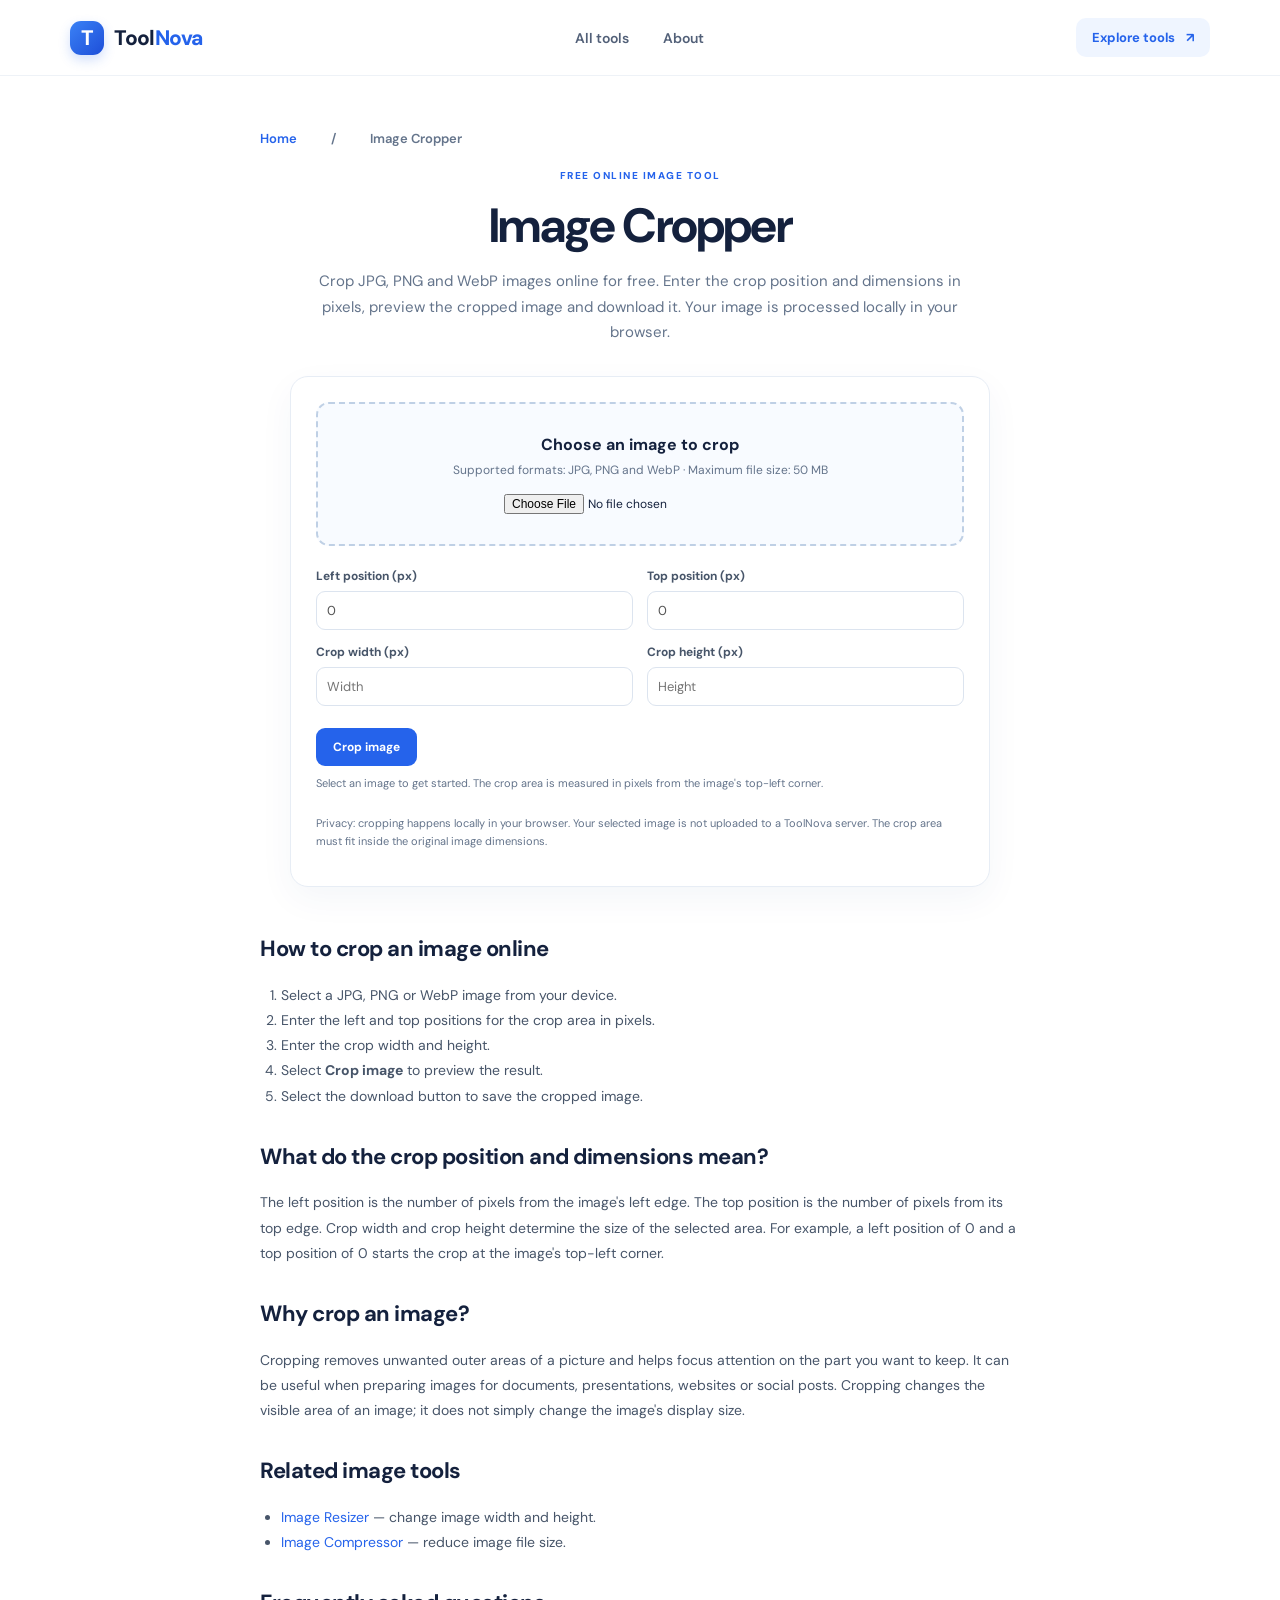
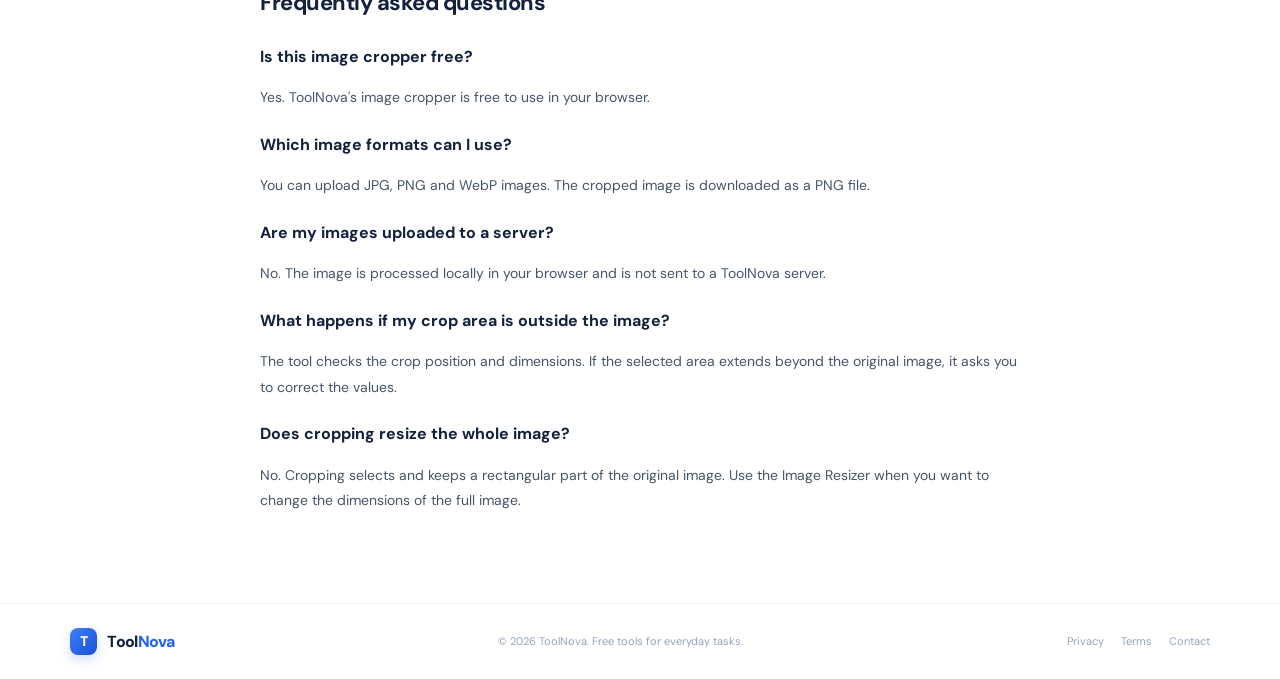
<file: image-cropper.html>
<!doctype html>
<html lang="en">
<head>
  <meta charset="utf-8">
  <meta name="viewport" content="width=device-width, initial-scale=1">
  <meta name="description" content="Crop JPG, PNG and WebP images online for free. Set a custom crop area, preview the result and download it privately in your browser.">
  <link rel="canonical" href="https://toolnova-ajl.pages.dev/image-cropper.html">
  <meta property="og:type" content="website">
  <meta property="og:title" content="Free Image Cropper Online | ToolNova">
  <meta property="og:description" content="Crop JPG, PNG and WebP images online. Set crop dimensions, preview and download locally.">
  <meta property="og:url" content="https://toolnova-ajl.pages.dev/image-cropper.html">
  <meta property="og:site_name" content="ToolNova">
  <meta name="twitter:card" content="summary">
  <meta name="twitter:title" content="Free Image Cropper Online | ToolNova">
  <meta name="twitter:description" content="Free browser-based image cropping for JPG, PNG and WebP.">
  <meta name="theme-color" content="#2563eb">
  <title>Free Image Cropper Online | ToolNova</title>
  <link rel="preconnect" href="https://fonts.googleapis.com">
  <link rel="preconnect" href="https://fonts.gstatic.com" crossorigin>
  <link href="https://fonts.googleapis.com/css2?family=DM+Sans:wght@400;500;600;700;800&display=swap" rel="stylesheet">
  <link rel="stylesheet" href="styles.css">
  <script type="application/ld+json">
  {
    "@context": "https://schema.org",
    "@graph": [
      {
        "@type": "SoftwareApplication",
        "name": "ToolNova Image Cropper",
        "applicationCategory": "MultimediaApplication",
        "operatingSystem": "Any",
        "url": "https://toolnova-ajl.pages.dev/image-cropper.html",
        "description": "A free browser-based tool to crop JPG, PNG and WebP images using custom pixel coordinates.",
        "offers": {"@type": "Offer", "price": "0", "priceCurrency": "USD"}
      },
      {
        "@type": "BreadcrumbList",
        "itemListElement": [
          {"@type": "ListItem", "position": 1, "name": "Home", "item": "https://toolnova-ajl.pages.dev/"},
          {"@type": "ListItem", "position": 2, "name": "Image Cropper", "item": "https://toolnova-ajl.pages.dev/image-cropper.html"}
        ]
      }
    ]
  }
  </script>
  <style>
    .page-wrap{max-width:900px;margin:0 auto;padding:54px 22px 76px}
    .breadcrumb{max-width:760px;margin:0 auto 22px;font-size:13px;color:var(--muted)}
    .breadcrumb a,.page-copy a{color:#2563eb;text-decoration:none}
    .breadcrumb a:hover,.page-copy a:hover{text-decoration:underline}
    .page-intro{text-align:center;margin-bottom:30px}
    .page-intro h1{font-size:clamp(32px,5vw,48px);letter-spacing:-1.8px;margin:12px 0}
    .page-intro p{max-width:680px;margin:0 auto;color:var(--muted);font-size:15px;line-height:1.7}
    .crop-panel{max-width:700px;margin:0 auto;background:#fff;border:1px solid var(--line);border-radius:18px;padding:25px;box-shadow:0 12px 35px #1e3a8a0c}
    .upload-area{border:2px dashed #bfd0e5;border-radius:13px;background:#f8fbff;padding:30px 18px;text-align:center}
    .upload-area strong{display:block;margin-bottom:7px}
    .upload-area p{font-size:12px;color:var(--muted);margin:0 0 14px}
    .upload-area input{max-width:100%;font:12px "DM Sans"}
    .crop-controls{display:grid;grid-template-columns:1fr 1fr;gap:14px;margin:22px 0}
    .crop-controls label{display:block;font-size:12px;font-weight:700;color:#475569;margin-bottom:7px}
    .crop-controls input{box-sizing:border-box;width:100%;padding:10px;border:1px solid #dce4ef;border-radius:9px;background:#fff;font:13px "DM Sans"}
    .preview-card{border:1px solid var(--line);border-radius:12px;padding:12px;margin-top:18px}
    .preview-card h3{font-size:12px;margin:0 0 9px}
    .preview-card img{display:block;width:100%;max-height:300px;object-fit:contain;background:#f8fafc;border-radius:8px}
    .preview-meta,.notice{font-size:11px;color:#64748b;margin-top:9px;line-height:1.6;overflow-wrap:anywhere}
    .page-copy{max-width:760px;margin:42px auto 0;color:#475569;font-size:14px;line-height:1.8}
    .page-copy h2{color:var(--ink);font-size:22px;letter-spacing:-.5px;margin:28px 0 8px}
    .page-copy h3{color:var(--ink);font-size:16px;margin:20px 0 5px}
    .page-copy ul,.page-copy ol{padding-left:21px}
    .tool-status-error{color:#b42318}.tool-status-success{color:#167647}
    .button-row{display:flex;gap:10px;flex-wrap:wrap;margin-top:14px}
    @media(max-width:600px){.page-wrap{padding:40px 16px 55px}.crop-panel{padding:17px}.crop-controls{grid-template-columns:1fr 1fr}}
  </style>
</head>
<body>
  <header class="topbar">
    <a class="brand" href="index.html" aria-label="ToolNova home"><span class="brand-mark">T</span><span>Tool<span class="brand-blue">Nova</span></span></a>
    <nav><a href="index.html#tools">All tools</a><a href="index.html#about">About</a></nav>
    <a class="header-cta" href="index.html#tools">Explore tools <span>↗</span></a>
  </header>

  <main class="page-wrap">
    <nav class="breadcrumb" aria-label="Breadcrumb"><a href="index.html">Home</a> <span aria-hidden="true">/</span> <span>Image Cropper</span></nav>
    <section class="page-intro">
      <div class="eyebrow">FREE ONLINE IMAGE TOOL</div>
      <h1>Image Cropper</h1>
      <p>Crop JPG, PNG and WebP images online for free. Enter the crop position and dimensions in pixels, preview the cropped image and download it. Your image is processed locally in your browser.</p>
    </section>

    <section class="crop-panel" aria-label="Image cropping tool">
      <div class="upload-area">
        <strong>Choose an image to crop</strong>
        <p>Supported formats: JPG, PNG and WebP · Maximum file size: 50 MB</p>
        <input id="imageFile" type="file" accept="image/jpeg,image/png,image/webp" aria-label="Choose an image">
      </div>

      <div class="crop-controls">
        <div><label for="left">Left position (px)</label><input id="left" type="number" min="0" step="1" value="0" disabled></div>
        <div><label for="top">Top position (px)</label><input id="top" type="number" min="0" step="1" value="0" disabled></div>
        <div><label for="cropWidth">Crop width (px)</label><input id="cropWidth" type="number" min="1" step="1" placeholder="Width" disabled></div>
        <div><label for="cropHeight">Crop height (px)</label><input id="cropHeight" type="number" min="1" step="1" placeholder="Height" disabled></div>
      </div>

      <button class="action-button" id="cropButton" type="button" disabled>Crop image</button>
      <div id="status" class="notice" role="status" aria-live="polite">Select an image to get started. The crop area is measured in pixels from the image's top-left corner.</div>

      <div class="preview-card hidden" id="originalCard">
        <h3>Original image</h3>
        <img id="originalPreview" alt="Preview of the original image">
        <div class="preview-meta" id="originalInfo"></div>
      </div>
      <div class="preview-card hidden" id="resultCard">
        <h3>Cropped image preview</h3>
        <img id="croppedPreview" alt="Preview of the cropped image">
        <div class="preview-meta" id="croppedInfo"></div>
      </div>
      <div class="button-row"><button class="secondary-button hidden" id="downloadButton" type="button">Download cropped image</button></div>
      <p class="notice">Privacy: cropping happens locally in your browser. Your selected image is not uploaded to a ToolNova server. The crop area must fit inside the original image dimensions.</p>
    </section>

    <article class="page-copy">
      <h2>How to crop an image online</h2>
      <ol>
        <li>Select a JPG, PNG or WebP image from your device.</li>
        <li>Enter the left and top positions for the crop area in pixels.</li>
        <li>Enter the crop width and height.</li>
        <li>Select <strong>Crop image</strong> to preview the result.</li>
        <li>Select the download button to save the cropped image.</li>
      </ol>

      <h2>What do the crop position and dimensions mean?</h2>
      <p>The left position is the number of pixels from the image's left edge. The top position is the number of pixels from its top edge. Crop width and crop height determine the size of the selected area. For example, a left position of 0 and a top position of 0 starts the crop at the image's top-left corner.</p>

      <h2>Why crop an image?</h2>
      <p>Cropping removes unwanted outer areas of a picture and helps focus attention on the part you want to keep. It can be useful when preparing images for documents, presentations, websites or social posts. Cropping changes the visible area of an image; it does not simply change the image's display size.</p>

      <h2>Related image tools</h2>
      <ul>
        <li><a href="image-resizer.html">Image Resizer</a> — change image width and height.</li>
        <li><a href="image-compressor.html">Image Compressor</a> — reduce image file size.</li>
      </ul>

      <h2>Frequently asked questions</h2>
      <h3>Is this image cropper free?</h3>
      <p>Yes. ToolNova's image cropper is free to use in your browser.</p>
      <h3>Which image formats can I use?</h3>
      <p>You can upload JPG, PNG and WebP images. The cropped image is downloaded as a PNG file.</p>
      <h3>Are my images uploaded to a server?</h3>
      <p>No. The image is processed locally in your browser and is not sent to a ToolNova server.</p>
      <h3>What happens if my crop area is outside the image?</h3>
      <p>The tool checks the crop position and dimensions. If the selected area extends beyond the original image, it asks you to correct the values.</p>
      <h3>Does cropping resize the whole image?</h3>
      <p>No. Cropping selects and keeps a rectangular part of the original image. Use the Image Resizer when you want to change the dimensions of the full image.</p>
    </article>
  </main>

  <footer>
    <a class="brand footer-brand" href="index.html"><span class="brand-mark">T</span><span>Tool<span class="brand-blue">Nova</span></span></a>
    <span>© <span id="year"></span> ToolNova. Free tools for everyday tasks.</span>
    <div class="footer-links"><a href="privacy.html">Privacy</a><a href="terms.html">Terms</a><a href="contact.html">Contact</a></div>
  </footer>

  <script>
    "use strict";
    const fileInput = document.getElementById("imageFile");
    const leftInput = document.getElementById("left");
    const topInput = document.getElementById("top");
    const widthInput = document.getElementById("cropWidth");
    const heightInput = document.getElementById("cropHeight");
    const cropButton = document.getElementById("cropButton");
    const downloadButton = document.getElementById("downloadButton");
    const statusBox = document.getElementById("status");
    const MAX_FILE_BYTES = 50 * 1024 * 1024;
    const MAX_PIXELS = 50000000;
    let selectedFile = null;
    let imageElement = null;
    let originalUrl = null;
    let croppedUrl = null;
    let croppedBlob = null;
    let outputName = "toolnova-cropped.png";

    document.getElementById("year").textContent = new Date().getFullYear();

    function setStatus(message, type) {
      statusBox.textContent = message;
      statusBox.classList.remove("tool-status-error", "tool-status-success");
      if (type === "error") statusBox.classList.add("tool-status-error");
      if (type === "success") statusBox.classList.add("tool-status-success");
    }

    function formatBytes(bytes) {
      if (bytes < 1024) return bytes + " B";
      if (bytes < 1048576) return (bytes / 1024).toFixed(1) + " KB";
      return (bytes / 1048576).toFixed(2) + " MB";
    }

    function clearResult() {
      if (croppedUrl) URL.revokeObjectURL(croppedUrl);
      croppedUrl = null;
      croppedBlob = null;
      document.getElementById("croppedPreview").removeAttribute("src");
      document.getElementById("croppedInfo").textContent = "";
      document.getElementById("resultCard").classList.add("hidden");
      downloadButton.classList.add("hidden");
    }

    function setControlsEnabled(enabled) {
      [leftInput, topInput, widthInput, heightInput, cropButton].forEach(el => el.disabled = !enabled);
    }

    fileInput.addEventListener("change", () => {
      clearResult();
      selectedFile = fileInput.files && fileInput.files[0] ? fileInput.files[0] : null;
      imageElement = null;

      if (originalUrl) URL.revokeObjectURL(originalUrl);
      originalUrl = null;
      document.getElementById("originalPreview").removeAttribute("src");
      document.getElementById("originalInfo").textContent = "";
      document.getElementById("originalCard").classList.add("hidden");

      if (!selectedFile) {
        setControlsEnabled(false);
        setStatus("Select an image to get started.");
        return;
      }

      if (!["image/jpeg", "image/png", "image/webp"].includes(selectedFile.type)) {
        selectedFile = null;
        fileInput.value = "";
        setControlsEnabled(false);
        setStatus("Please choose a JPG, PNG or WebP image.", "error");
        return;
      }

      if (selectedFile.size > MAX_FILE_BYTES) {
        selectedFile = null;
        fileInput.value = "";
        setControlsEnabled(false);
        setStatus("This image is larger than 50 MB. Please choose a smaller file.", "error");
        return;
      }

      originalUrl = URL.createObjectURL(selectedFile);
      const img = new Image();
      img.onload = () => {
        const w = img.naturalWidth;
        const h = img.naturalHeight;
        if (!w || !h || w * h > MAX_PIXELS) {
          URL.revokeObjectURL(originalUrl);
          originalUrl = null;
          selectedFile = null;
          fileInput.value = "";
          setControlsEnabled(false);
          setStatus("This image is too large to process safely in your browser. Please choose an image with 50 megapixels or fewer.", "error");
          return;
        }
        imageElement = img;
        document.getElementById("originalPreview").src = originalUrl;
        document.getElementById("originalInfo").textContent = `${w} × ${h} px · ${formatBytes(selectedFile.size)} · ${selectedFile.name}`;
        document.getElementById("originalCard").classList.remove("hidden");
        leftInput.value = 0;
        topInput.value = 0;
        widthInput.value = w;
        heightInput.value = h;
        setControlsEnabled(true);
        setStatus(`Image ready: ${w} × ${h} pixels. Set your crop area and select Crop image.`);
      };
      img.onerror = () => {
        if (originalUrl) URL.revokeObjectURL(originalUrl);
        originalUrl = null;
        selectedFile = null;
        fileInput.value = "";
        setControlsEnabled(false);
        setStatus("This image could not be opened. Please choose another file.", "error");
      };
      img.src = originalUrl;
    });

    [leftInput, topInput, widthInput, heightInput].forEach(input => input.addEventListener("input", clearResult));

    cropButton.addEventListener("click", () => {
      if (!imageElement || !selectedFile) {
        setStatus("Please choose an image first.", "error");
        return;
      }
      const x = Number(leftInput.value);
      const y = Number(topInput.value);
      const w = Number(widthInput.value);
      const h = Number(heightInput.value);
      const imageW = imageElement.naturalWidth;
      const imageH = imageElement.naturalHeight;

      if (![x, y, w, h].every(Number.isInteger) || x < 0 || y < 0 || w < 1 || h < 1 ||
          x + w > imageW || y + h > imageH || w * h > MAX_PIXELS) {
        setStatus(`Enter a valid crop area inside the original image (${imageW} × ${imageH} px).`, "error");
        return;
      }

      const canvas = document.createElement("canvas");
      canvas.width = w;
      canvas.height = h;
      const context = canvas.getContext("2d");
      if (!context) {
        setStatus("Your browser could not process this image.", "error");
        return;
      }
      context.drawImage(imageElement, x, y, w, h, 0, 0, w, h);
      cropButton.disabled = true;
      cropButton.textContent = "Cropping...";

      canvas.toBlob(blob => {
        cropButton.disabled = false;
        cropButton.textContent = "Crop image";
        if (!blob) {
          setStatus("Could not create the cropped image. Please try again.", "error");
          return;
        }
        clearResult();
        croppedBlob = blob;
        croppedUrl = URL.createObjectURL(blob);
        outputName = "toolnova-cropped-" + w + "x" + h + ".png";
        document.getElementById("croppedPreview").src = croppedUrl;
        document.getElementById("croppedInfo").textContent = `${w} × ${h} px · ${formatBytes(blob.size)}`;
        document.getElementById("resultCard").classList.remove("hidden");
        downloadButton.classList.remove("hidden");
        setStatus("Cropping complete. Preview the result, then download your image.", "success");
      }, "image/png");
    });

    downloadButton.addEventListener("click", () => {
      if (!croppedBlob) return;
      const url = URL.createObjectURL(croppedBlob);
      const link = document.createElement("a");
      link.href = url;
      link.download = outputName;
      document.body.appendChild(link);
      link.click();
      link.remove();
      setTimeout(() => URL.revokeObjectURL(url), 1000);
    });

    window.addEventListener("beforeunload", () => {
      if (originalUrl) URL.revokeObjectURL(originalUrl);
      if (croppedUrl) URL.revokeObjectURL(croppedUrl);
    });
  </script>
</body>
</html>
</file>
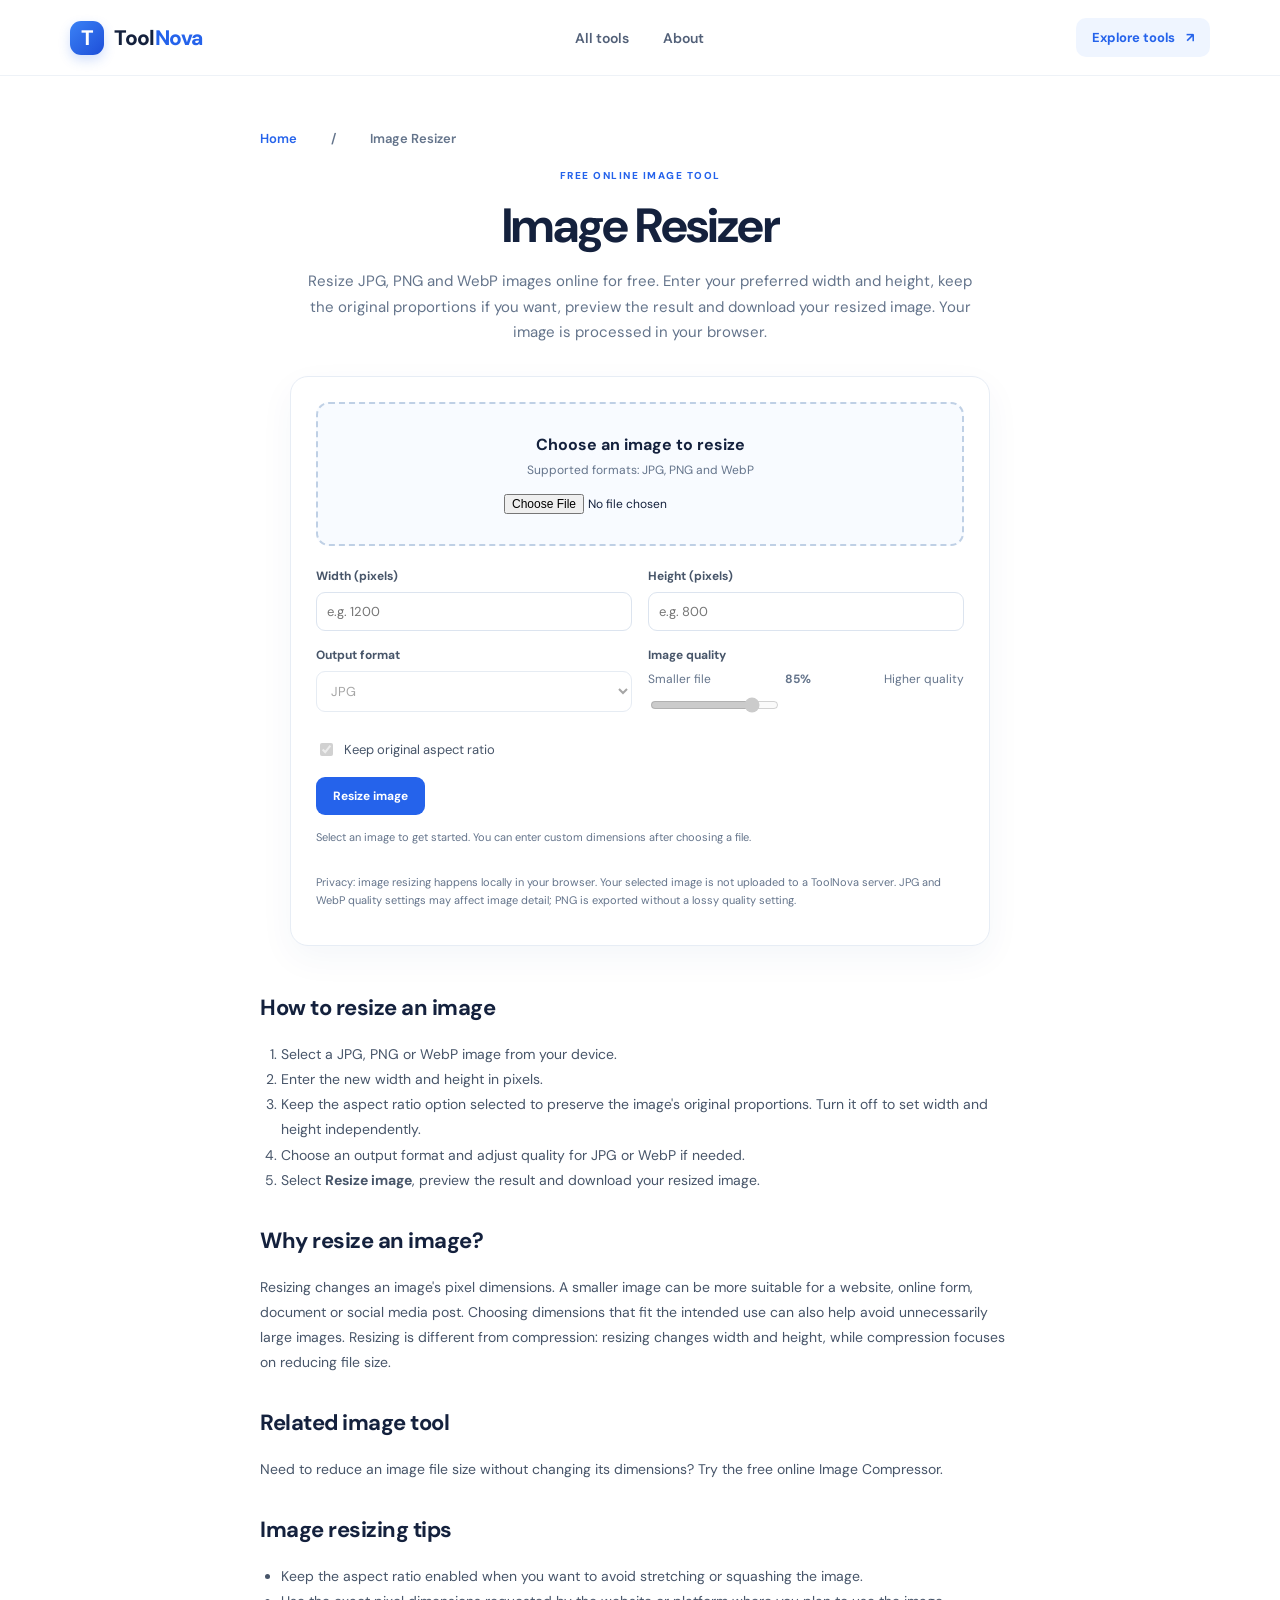
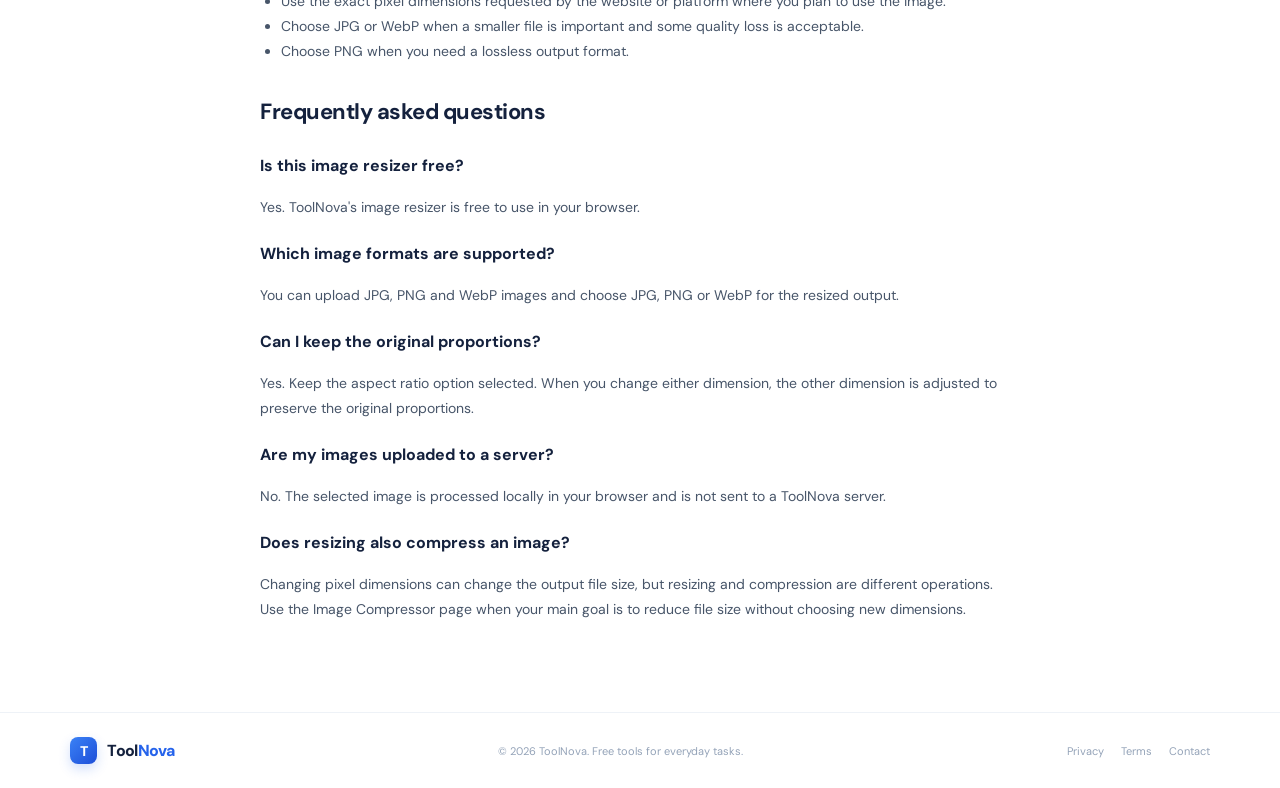
<file: image-resizer.html>
<!doctype html>
<html lang="en">
<head>
  <meta charset="utf-8">
  <meta name="viewport" content="width=device-width, initial-scale=1">
  <meta name="description" content="Resize JPG, PNG and WebP images online for free. Set custom dimensions, preserve aspect ratio, preview results and download images in your browser.">
  <link rel="canonical" href="https://toolnova-ajl.pages.dev/image-resizer.html">
  <meta property="og:type" content="website">
  <meta property="og:title" content="Free Image Resizer Online | ToolNova">
  <meta property="og:description" content="Resize JPG, PNG and WebP images online for free with custom dimensions and browser-based processing.">
  <meta property="og:url" content="https://toolnova-ajl.pages.dev/image-resizer.html">
  <meta property="og:site_name" content="ToolNova">
  <meta name="twitter:card" content="summary">
  <meta name="twitter:title" content="Free Image Resizer Online | ToolNova">
  <meta name="twitter:description" content="Resize images online for free. Set custom dimensions and download your resized image.">
  <meta name="theme-color" content="#2563eb">
  <title>Free Image Resizer Online | ToolNova</title>
  <script type="application/ld+json">
  {
    "@context": "https://schema.org",
    "@graph": [
      {
        "@type": "SoftwareApplication",
        "name": "ToolNova Free Image Resizer",
        "url": "https://toolnova-ajl.pages.dev/image-resizer.html",
        "applicationCategory": "MultimediaApplication",
        "operatingSystem": "Any",
        "description": "Resize JPG, PNG and WebP images online for free. Set custom dimensions, preserve the aspect ratio, preview the result and download it. Images are processed locally in your browser.",
        "offers": {
          "@type": "Offer",
          "price": "0",
          "priceCurrency": "USD"
        }
      },
      {
        "@type": "BreadcrumbList",
        "itemListElement": [
          {
            "@type": "ListItem",
            "position": 1,
            "name": "Home",
            "item": "https://toolnova-ajl.pages.dev/"
          },
          {
            "@type": "ListItem",
            "position": 2,
            "name": "Image Resizer",
            "item": "https://toolnova-ajl.pages.dev/image-resizer.html"
          }
        ]
      }
    ]
  }
  </script>
  <link rel="preconnect" href="https://fonts.googleapis.com">
  <link rel="preconnect" href="https://fonts.gstatic.com" crossorigin>
  <link href="https://fonts.googleapis.com/css2?family=DM+Sans:wght@400;500;600;700;800&display=swap" rel="stylesheet">
  <link rel="stylesheet" href="styles.css">
  <style>
    .page-wrap{max-width:900px;margin:0 auto;padding:54px 22px 76px}
    .breadcrumb{max-width:760px;margin:0 auto 22px;font-size:13px;color:var(--muted)}
    .breadcrumb a{color:#2563eb;text-decoration:none}
    .breadcrumb a:hover{text-decoration:underline}
    .page-intro{text-align:center;margin-bottom:30px}
    .page-intro h1{font-size:clamp(32px,5vw,48px);letter-spacing:-1.8px;margin:12px 0}
    .page-intro p{max-width:680px;margin:0 auto;color:var(--muted);font-size:15px;line-height:1.7}
    .resize-panel{max-width:700px;margin:0 auto;background:#fff;border:1px solid var(--line);border-radius:18px;padding:25px;box-shadow:0 12px 35px #1e3a8a0c}
    .upload-area{border:2px dashed #bfd0e5;border-radius:13px;background:#f8fbff;padding:30px 18px;text-align:center}
    .upload-area strong{display:block;margin-bottom:7px}
    .upload-area p{font-size:12px;color:var(--muted);margin:0 0 14px}
    .upload-area input{max-width:100%;font:12px "DM Sans"}
    .resize-controls{display:grid;grid-template-columns:1fr 1fr;gap:16px;margin:22px 0}
    .resize-controls label{display:block;font-size:12px;font-weight:700;color:#475569;margin-bottom:8px}
    .resize-controls input[type=number],.resize-controls select{box-sizing:border-box;width:100%;padding:10px;border:1px solid #dce4ef;border-radius:9px;background:#fff;font:13px "DM Sans"}
    .dimension-field{min-width:0}
    .dimension-row{display:flex;align-items:center;gap:9px}
    .dimension-row input{min-width:0}
    .ratio-option{display:flex;align-items:center;gap:8px;margin:0 0 18px;font-size:13px;color:#475569}
    .ratio-option input{accent-color:#2563eb}
    .quality-wrap{margin:8px 0 20px}
    .quality-line{display:flex;justify-content:space-between;gap:8px;font-size:12px;color:#64748b;margin-bottom:8px}
    .quality-wrap input{width:100%}
    .preview-grid{display:grid;grid-template-columns:1fr 1fr;gap:14px;margin-top:20px}
    .preview-card{border:1px solid var(--line);border-radius:12px;padding:12px;min-width:0}
    .preview-card h3{font-size:12px;margin:0 0 9px}
    .preview-card img{display:block;width:100%;height:180px;object-fit:contain;background:#f8fafc;border-radius:8px}
    .preview-meta{font-size:11px;color:#64748b;margin-top:8px;overflow-wrap:anywhere}
    .page-copy{max-width:760px;margin:42px auto 0;color:#475569;font-size:14px;line-height:1.8}
    .page-copy h2{color:var(--ink);font-size:22px;letter-spacing:-.5px;margin:28px 0 8px}
    .page-copy h3{color:var(--ink);font-size:16px;margin:20px 0 5px}
    .page-copy ul,.page-copy ol{padding-left:21px}
    .notice{margin-top:14px;font-size:11px;color:#64748b;line-height:1.6}
    .button-row{display:flex;gap:10px;flex-wrap:wrap;margin-top:14px}
    @media(max-width:600px){.page-wrap{padding:40px 16px 55px}.resize-panel{padding:17px}.resize-controls,.preview-grid{grid-template-columns:1fr}.preview-card img{height:160px}}
  </style>
</head>
<body>
  <header class="topbar">
    <a class="brand" href="index.html" aria-label="ToolNova home"><span class="brand-mark">T</span><span>Tool<span class="brand-blue">Nova</span></span></a>
    <nav><a href="index.html#tools">All tools</a><a href="index.html#about">About</a></nav>
    <a class="header-cta" href="index.html#tools">Explore tools <span>↗</span></a>
  </header>

  <main class="page-wrap">
    <nav class="breadcrumb" aria-label="Breadcrumb">
      <a href="index.html">Home</a> <span aria-hidden="true">/</span> <span>Image Resizer</span>
    </nav>
    <section class="page-intro">
      <div class="eyebrow">FREE ONLINE IMAGE TOOL</div>
      <h1>Image Resizer</h1>
      <p>Resize JPG, PNG and WebP images online for free. Enter your preferred width and height, keep the original proportions if you want, preview the result and download your resized image. Your image is processed in your browser.</p>
    </section>

    <section class="resize-panel" aria-label="Image resizing tool">
      <div class="upload-area">
        <strong>Choose an image to resize</strong>
        <p>Supported formats: JPG, PNG and WebP</p>
        <input id="imageFile" type="file" accept="image/jpeg,image/png,image/webp">
      </div>

      <div class="resize-controls">
        <div class="dimension-field">
          <label for="width">Width (pixels)</label>
          <input id="width" type="number" min="1" max="8192" step="1" placeholder="e.g. 1200" disabled>
        </div>
        <div class="dimension-field">
          <label for="height">Height (pixels)</label>
          <input id="height" type="number" min="1" max="8192" step="1" placeholder="e.g. 800" disabled>
        </div>
        <div class="dimension-field">
          <label for="format">Output format</label>
          <select id="format" disabled>
            <option value="image/jpeg">JPG</option>
            <option value="image/png">PNG</option>
            <option value="image/webp">WebP</option>
          </select>
        </div>
        <div class="dimension-field">
          <label for="quality">Image quality</label>
          <div class="quality-line"><span>Smaller file</span><strong id="qualityValue">85%</strong><span>Higher quality</span></div>
          <input id="quality" type="range" min="10" max="100" value="85" disabled>
        </div>
      </div>

      <label class="ratio-option"><input id="keepRatio" type="checkbox" checked disabled> Keep original aspect ratio</label>
      <button class="action-button" id="resizeButton" type="button" disabled>Resize image</button>
      <div id="status" class="notice" role="status" aria-live="polite">Select an image to get started. You can enter custom dimensions after choosing a file.</div>

      <div class="preview-grid hidden" id="previewGrid">
        <div class="preview-card">
          <h3>Original image</h3>
          <img id="originalPreview" alt="Original image preview">
          <div class="preview-meta" id="originalInfo"></div>
        </div>
        <div class="preview-card">
          <h3>Resized image</h3>
          <img id="resizedPreview" alt="Resized image preview">
          <div class="preview-meta" id="resizedInfo"></div>
        </div>
      </div>
      <div class="button-row">
        <button class="secondary-button hidden" id="downloadButton" type="button">Download resized image</button>
      </div>
      <p class="notice">Privacy: image resizing happens locally in your browser. Your selected image is not uploaded to a ToolNova server. JPG and WebP quality settings may affect image detail; PNG is exported without a lossy quality setting.</p>
    </section>

    <article class="page-copy">
      <h2>How to resize an image</h2>
      <ol>
        <li>Select a JPG, PNG or WebP image from your device.</li>
        <li>Enter the new width and height in pixels.</li>
        <li>Keep the aspect ratio option selected to preserve the image's original proportions. Turn it off to set width and height independently.</li>
        <li>Choose an output format and adjust quality for JPG or WebP if needed.</li>
        <li>Select <strong>Resize image</strong>, preview the result and download your resized image.</li>
      </ol>

      <h2>Why resize an image?</h2>
      <p>Resizing changes an image's pixel dimensions. A smaller image can be more suitable for a website, online form, document or social media post. Choosing dimensions that fit the intended use can also help avoid unnecessarily large images. Resizing is different from compression: resizing changes width and height, while compression focuses on reducing file size.</p>

      <h2>Related image tool</h2>
      <p>Need to reduce an image file size without changing its dimensions? Try the <a href="image-compressor.html">free online Image Compressor</a>.</p>
      <h2>Image resizing tips</h2>
      <ul>
        <li>Keep the aspect ratio enabled when you want to avoid stretching or squashing the image.</li>
        <li>Use the exact pixel dimensions requested by the website or platform where you plan to use the image.</li>
        <li>Choose JPG or WebP when a smaller file is important and some quality loss is acceptable.</li>
        <li>Choose PNG when you need a lossless output format.</li>
      </ul>

      <h2>Frequently asked questions</h2>
      <h3>Is this image resizer free?</h3>
      <p>Yes. ToolNova's image resizer is free to use in your browser.</p>
      <h3>Which image formats are supported?</h3>
      <p>You can upload JPG, PNG and WebP images and choose JPG, PNG or WebP for the resized output.</p>
      <h3>Can I keep the original proportions?</h3>
      <p>Yes. Keep the aspect ratio option selected. When you change either dimension, the other dimension is adjusted to preserve the original proportions.</p>
      <h3>Are my images uploaded to a server?</h3>
      <p>No. The selected image is processed locally in your browser and is not sent to a ToolNova server.</p>
      <h3>Does resizing also compress an image?</h3>
      <p>Changing pixel dimensions can change the output file size, but resizing and compression are different operations. Use the Image Compressor page when your main goal is to reduce file size without choosing new dimensions.</p>
    </article>
  </main>

  <footer>
    <a class="brand footer-brand" href="index.html"><span class="brand-mark">T</span><span>Tool<span class="brand-blue">Nova</span></span></a>
    <span>© <span id="year"></span> ToolNova. Free tools for everyday tasks.</span>
    <div class="footer-links"><a href="privacy.html">Privacy</a><a href="terms.html">Terms</a><a href="contact.html">Contact</a></div>
  </footer>

  <script>
    const fileInput = document.getElementById("imageFile");
    const widthInput = document.getElementById("width");
    const heightInput = document.getElementById("height");
    const formatInput = document.getElementById("format");
    const qualityInput = document.getElementById("quality");
    const keepRatioInput = document.getElementById("keepRatio");
    const statusBox = document.getElementById("status");
    const previewGrid = document.getElementById("previewGrid");
    const downloadButton = document.getElementById("downloadButton");

    let selectedFile = null;
    let originalUrl = null;
    let resizedUrl = null;
    let resizedBlob = null;
    let originalWidth = 0;
    let originalHeight = 0;
    let outputName = "toolnova-resized";

    document.getElementById("year").textContent = new Date().getFullYear();

    function setControlsEnabled(enabled) {
      [widthInput, heightInput, formatInput, qualityInput, keepRatioInput,
       document.getElementById("resizeButton")].forEach(control => {
        control.disabled = !enabled;
      });
    }

    function clearOutput() {
      if (resizedUrl) URL.revokeObjectURL(resizedUrl);
      resizedUrl = null;
      resizedBlob = null;
      previewGrid.classList.add("hidden");
      downloadButton.classList.add("hidden");
      document.getElementById("resizedPreview").removeAttribute("src");
      document.getElementById("resizedInfo").textContent = "";
    }

    function updateQualityLabel() {
      document.getElementById("qualityValue").textContent = qualityInput.value + "%";
    }

    function updateFormatControls() {
      const isPng = formatInput.value === "image/png";
      qualityInput.disabled = !selectedFile || isPng;
      document.getElementById("qualityValue").textContent = isPng ? "Not used for PNG" : qualityInput.value + "%";
    }

    qualityInput.addEventListener("input", updateQualityLabel);
    formatInput.addEventListener("change", updateFormatControls);

    widthInput.addEventListener("input", () => {
      if (!selectedFile || !keepRatioInput.checked || !originalWidth) return;
      const width = Number(widthInput.value);
      if (width > 0) heightInput.value = Math.max(1, Math.round(width * originalHeight / originalWidth));
    });

    heightInput.addEventListener("input", () => {
      if (!selectedFile || !keepRatioInput.checked || !originalHeight) return;
      const height = Number(heightInput.value);
      if (height > 0) widthInput.value = Math.max(1, Math.round(height * originalWidth / originalHeight));
    });

    fileInput.addEventListener("change", () => {
      selectedFile = fileInput.files && fileInput.files[0] ? fileInput.files[0] : null;
      clearOutput();
      if (originalUrl) URL.revokeObjectURL(originalUrl);
      originalUrl = null;
      originalWidth = 0;
      originalHeight = 0;
      document.getElementById("originalPreview").removeAttribute("src");
      document.getElementById("originalInfo").textContent = "";
      previewGrid.classList.add("hidden");

      if (!selectedFile) {
        setControlsEnabled(false);
        statusBox.textContent = "Select an image to get started.";
        return;
      }

      if (!["image/jpeg", "image/png", "image/webp"].includes(selectedFile.type)) {
        selectedFile = null;
        fileInput.value = "";
        setControlsEnabled(false);
        statusBox.textContent = "Please choose a JPG, PNG or WebP image.";
        return;
      }

      if (originalUrl) URL.revokeObjectURL(originalUrl);
      originalUrl = URL.createObjectURL(selectedFile);

      const image = new Image();
      image.onload = () => {
        originalWidth = image.naturalWidth;
        originalHeight = image.naturalHeight;
        widthInput.value = originalWidth;
        heightInput.value = originalHeight;
        document.getElementById("originalPreview").src = originalUrl;
        document.getElementById("originalInfo").textContent =
          originalWidth + " × " + originalHeight + " px · " +
          formatBytes(selectedFile.size) + " · " + selectedFile.name;
        previewGrid.classList.remove("hidden");
        setControlsEnabled(true);
        updateFormatControls();
        statusBox.textContent = "Image selected. Enter your desired dimensions and select Resize image.";
      };
      image.onerror = () => {
        selectedFile = null;
        fileInput.value = "";
        if (originalUrl) URL.revokeObjectURL(originalUrl);
        originalUrl = null;
        document.getElementById("originalPreview").removeAttribute("src");
        document.getElementById("originalInfo").textContent = "";
        previewGrid.classList.add("hidden");
        setControlsEnabled(false);
        statusBox.textContent = "This image could not be opened. Please choose another file.";
      };
      image.src = originalUrl;
    });

    document.getElementById("resizeButton").addEventListener("click", () => {
      if (!selectedFile) {
        statusBox.textContent = "Please choose an image first.";
        return;
      }

      const targetWidth = Number(widthInput.value);
      const targetHeight = Number(heightInput.value);

      if (!Number.isInteger(targetWidth) || !Number.isInteger(targetHeight) ||
          targetWidth < 1 || targetHeight < 1 ||
          targetWidth > 8192 || targetHeight > 8192 ||
          targetWidth * targetHeight > 40000000) {
        statusBox.textContent = "Enter dimensions up to 8,192 pixels per side, with no more than 40 million total pixels.";
        return;
      }

      const canvas = document.createElement("canvas");
      canvas.width = targetWidth;
      canvas.height = targetHeight;
      const context = canvas.getContext("2d");

      if (!context) {
        statusBox.textContent = "Your browser could not process this image.";
        return;
      }

      context.imageSmoothingEnabled = true;
      context.imageSmoothingQuality = "high";
      if (formatInput.value === "image/jpeg") {
        context.fillStyle = "#ffffff";
        context.fillRect(0, 0, targetWidth, targetHeight);
      }

      const image = new Image();
      image.onload = () => {
        context.drawImage(image, 0, 0, targetWidth, targetHeight);
        const type = formatInput.value;
        const quality = Number(qualityInput.value) / 100;

        canvas.toBlob(blob => {
          if (!blob) {
            statusBox.textContent = "Could not create the resized image. Please try another format or smaller dimensions.";
            return;
          }

          if (resizedUrl) URL.revokeObjectURL(resizedUrl);
          resizedBlob = blob;
          resizedUrl = URL.createObjectURL(blob);

          const extension = {
            "image/jpeg": "jpg",
            "image/png": "png",
            "image/webp": "webp"
          }[type];

          outputName = "toolnova-resized-" + targetWidth + "x" + targetHeight + "." + extension;
          document.getElementById("resizedPreview").src = resizedUrl;
          document.getElementById("resizedInfo").textContent =
            targetWidth + " × " + targetHeight + " px · " + formatBytes(blob.size);

          previewGrid.classList.remove("hidden");
          downloadButton.classList.remove("hidden");
          statusBox.textContent = "Resizing complete. Preview the result, then download your image.";
        }, type, type === "image/png" ? undefined : quality);
      };

      image.onerror = () => {
        statusBox.textContent = "This image could not be resized. Please try another file.";
      };
      image.src = originalUrl;
    });

    downloadButton.addEventListener("click", () => {
      if (!resizedBlob) return;
      const url = URL.createObjectURL(resizedBlob);
      const link = document.createElement("a");
      link.href = url;
      link.download = outputName;
      document.body.appendChild(link);
      link.click();
      link.remove();
      setTimeout(() => URL.revokeObjectURL(url), 1000);
    });

    function formatBytes(bytes) {
      if (bytes < 1024) return bytes + " B";
      if (bytes < 1048576) return (bytes / 1024).toFixed(1) + " KB";
      return (bytes / 1048576).toFixed(2) + " MB";
    }

    window.addEventListener("beforeunload", () => {
      if (originalUrl) URL.revokeObjectURL(originalUrl);
      if (resizedUrl) URL.revokeObjectURL(resizedUrl);
    });
  </script>
</body>
</html>
</file>
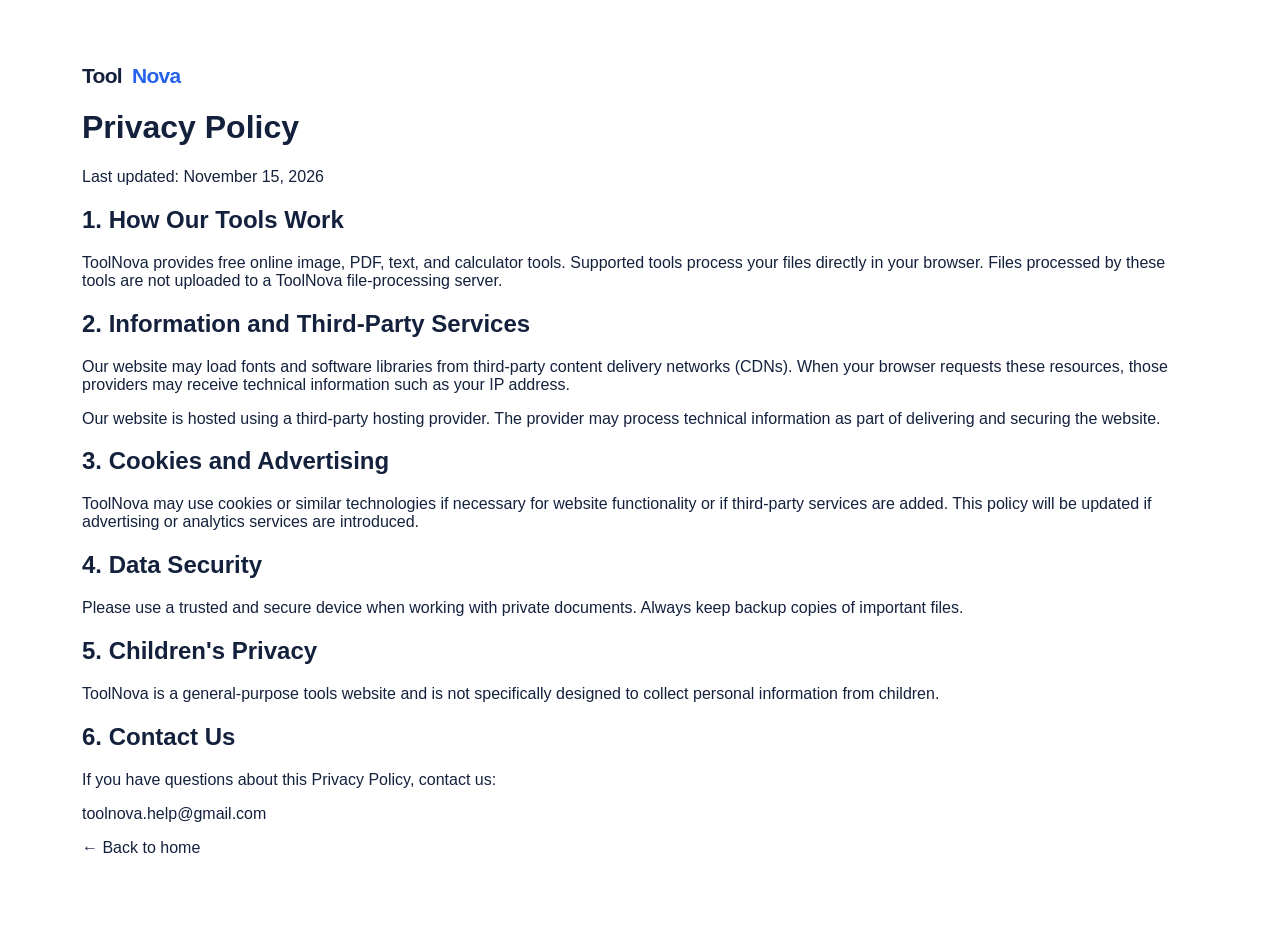
<file: privacy.html>
<!doctype html>
<html lang="en">
<head>
  <meta charset="utf-8">
  <meta name="viewport" content="width=device-width, initial-scale=1">

  <title>Privacy Policy | ToolNova</title>

  <meta name="description" content="Read ToolNova's Privacy Policy to understand how our browser-based image, PDF, text, and calculator tools handle your information.">

  <link rel="stylesheet" href="styles.css">
</head>
<body>

  <main class="tool-section">

    <a class="brand" href="index.html">
      Tool<span class="brand-blue">Nova</span>
    </a>

    <h1>Privacy Policy</h1>

    <p>Last updated: November 15, 2026</p>

    <h2>1. How Our Tools Work</h2>

    <p>
      ToolNova provides free online image, PDF, text, and
      calculator tools. Supported tools process your files
      directly in your browser. Files processed by these tools
      are not uploaded to a ToolNova file-processing server.
    </p>

    <h2>2. Information and Third-Party Services</h2>

    <p>
      Our website may load fonts and software libraries from
      third-party content delivery networks (CDNs). When your
      browser requests these resources, those providers may
      receive technical information such as your IP address.
    </p>

    <p>
      Our website is hosted using a third-party hosting provider.
      The provider may process technical information as part of
      delivering and securing the website.
    </p>

    <h2>3. Cookies and Advertising</h2>

    <p>
      ToolNova may use cookies or similar technologies if
      necessary for website functionality or if third-party
      services are added. This policy will be updated if
      advertising or analytics services are introduced.
    </p>

    <h2>4. Data Security</h2>

    <p>
      Please use a trusted and secure device when working with
      private documents. Always keep backup copies of important
      files.
    </p>

    <h2>5. Children's Privacy</h2>

    <p>
      ToolNova is a general-purpose tools website and is not
      specifically designed to collect personal information
      from children.
    </p>

    <h2>6. Contact Us</h2>

    <p>
      If you have questions about this Privacy Policy, contact us:
    </p>

    <p>
      <a href="mailto:toolnova.help@gmail.com">
        toolnova.help@gmail.com
      </a>
    </p>

    <a href="index.html">← Back to home</a>

  </main>

</body>
</html>
</file>
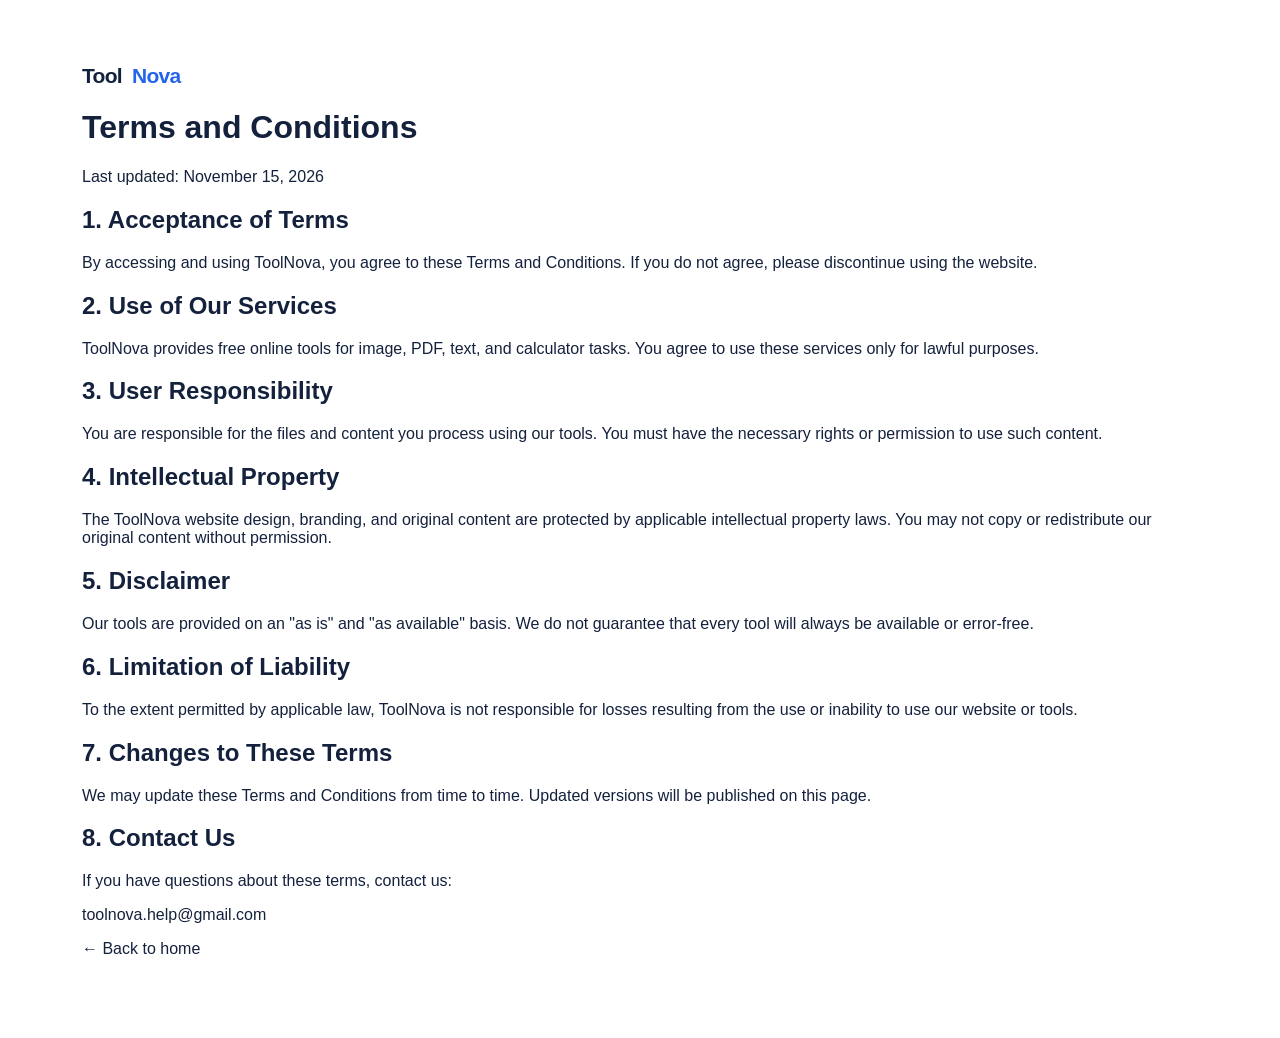
<file: terms.html>
<!doctype html>
<html lang="en">
<head>
  <meta charset="utf-8">
  <meta name="viewport" content="width=device-width, initial-scale=1">

  <title>Terms and Conditions | ToolNova</title>

  <meta name="description" content="Read ToolNova's Terms and Conditions to understand the rules for using our free online tools and services.">

  <link rel="stylesheet" href="styles.css">
</head>
<body>

  <main class="tool-section">

    <a class="brand" href="index.html">
      Tool<span class="brand-blue">Nova</span>
    </a>

    <h1>Terms and Conditions</h1>

    <p>Last updated: November 15, 2026</p>

    <h2>1. Acceptance of Terms</h2>
    <p>
      By accessing and using ToolNova, you agree to these
      Terms and Conditions. If you do not agree, please
      discontinue using the website.
    </p>

    <h2>2. Use of Our Services</h2>
    <p>
      ToolNova provides free online tools for image,
      PDF, text, and calculator tasks. You agree to use
      these services only for lawful purposes.
    </p>

    <h2>3. User Responsibility</h2>
    <p>
      You are responsible for the files and content you
      process using our tools. You must have the necessary
      rights or permission to use such content.
    </p>

    <h2>4. Intellectual Property</h2>
    <p>
      The ToolNova website design, branding, and original
      content are protected by applicable intellectual
      property laws. You may not copy or redistribute
      our original content without permission.
    </p>

    <h2>5. Disclaimer</h2>
    <p>
      Our tools are provided on an "as is" and
      "as available" basis. We do not guarantee that
      every tool will always be available or error-free.
    </p>

    <h2>6. Limitation of Liability</h2>
    <p>
      To the extent permitted by applicable law, ToolNova
      is not responsible for losses resulting from the
      use or inability to use our website or tools.
    </p>

    <h2>7. Changes to These Terms</h2>
    <p>
      We may update these Terms and Conditions from time
      to time. Updated versions will be published on
      this page.
    </p>

    <h2>8. Contact Us</h2>
    <p>
      If you have questions about these terms, contact us:
    </p>

    <p>
      <a href="mailto:toolnova.help@gmail.com">
        toolnova.help@gmail.com
      </a>
    </p>

    <a href="index.html">← Back to home</a>

  </main>

</body>
</html>
</file>
<file: styles.css>
*{box-sizing:border-box} :root{--blue:#2563eb;--blue2:#1d4ed8;--ink:#14213d;--muted:#64748b;--line:#e7edf5;--bg:#f7f9fc;--card:#fff}html{scroll-behavior:smooth}body{margin:0;background:#fff;color:var(--ink);font-family:"DM Sans",Arial,sans-serif}a{color:inherit;text-decoration:none}.topbar{height:76px;display:flex;align-items:center;justify-content:space-between;padding:0 max(calc((100% - 1160px)/2),5.5%);border-bottom:1px solid #eef2f7;background:#fff}.brand{display:flex;align-items:center;gap:10px;font-size:21px;font-weight:800;letter-spacing:-.7px}.brand-mark{width:34px;height:34px;border-radius:11px;background:linear-gradient(135deg,#3b82f6,#1d4ed8);display:grid;place-items:center;color:white;font-weight:800;box-shadow:0 5px 12px #2563eb35}.brand-blue{color:var(--blue)}nav{display:flex;gap:34px;color:#526078;font-size:14px;font-weight:600}.header-cta{background:#eff5ff;color:var(--blue);padding:11px 16px;border-radius:10px;font-size:13px;font-weight:700}.header-cta span{padding-left:8px}.hero{padding:82px 20px 72px;text-align:center;background:radial-gradient(ellipse at 50% 0%,#eaf2ff 0%,#fff 64%)}.eyebrow{font-size:10px;font-weight:800;letter-spacing:1.5px;color:var(--blue)}.pulse{display:inline-block;width:7px;height:7px;background:#22c55e;border-radius:50%;margin-right:7px;box-shadow:0 0 0 4px #dcfce7}.hero h1{font-size:clamp(38px,5.4vw,66px);line-height:1.08;letter-spacing:-3px;margin:22px 0 16px;font-weight:800}.hero h1 span{color:var(--blue)}.hero p{color:var(--muted);font-size:16px;line-height:1.7;max-width:620px;margin:0 auto}.hero-search{max-width:570px;height:58px;background:white;border:1px solid #dfe7f2;box-shadow:0 12px 35px #1e3a8a0c;border-radius:14px;margin:30px auto 19px;display:flex;align-items:center;padding:0 17px;gap:12px}.hero-search>span{font-size:26px;color:#94a3b8}.hero-search input{border:0;outline:0;flex:1;font:inherit;font-size:14px;min-width:0}.hero-search kbd{font-size:10px;color:#94a3b8;border:1px solid #e2e8f0;border-radius:5px;padding:4px 6px}.trust-row{display:flex;justify-content:center;gap:22px;flex-wrap:wrap;color:#64748b;font-size:11px}.trust-row span:first-letter{color:#16a34a}.tool-section{max-width:1160px;margin:0 auto;padding:64px 22px 80px}.section-heading{display:flex;justify-content:space-between;align-items:end;margin-bottom:24px}.section-heading h2{font-size:30px;letter-spacing:-1px;margin:8px 0 0}.result-count{color:#8491a5;font-size:12px}.category-tabs{display:flex;gap:8px;flex-wrap:wrap;margin-bottom:25px}.tab{border:1px solid var(--line);background:#fff;color:#64748b;padding:9px 15px;border-radius:9px;font:600 12px "DM Sans";cursor:pointer}.tab.active,.tab:hover{background:#eff5ff;color:var(--blue);border-color:#cfe0ff}.tool-grid{display:grid;grid-template-columns:repeat(4,1fr);gap:15px}.tool-card{border:1px solid var(--line);border-radius:15px;padding:19px 18px 17px;background:white;min-height:160px;cursor:pointer;transition:.2s;display:flex;flex-direction:column;align-items:flex-start;text-align:left}.tool-card:hover{border-color:#b8d0ff;transform:translateY(-3px);box-shadow:0 12px 28px #1e3a8a0c}.tool-icon{width:39px;height:39px;border-radius:11px;display:grid;place-items:center;font-size:19px;margin-bottom:15px;background:#eff6ff;color:#2563eb}.tool-card[data-category="PDF"] .tool-icon{background:#fff1f2;color:#e11d48}.tool-card[data-category="Text"] .tool-icon{background:#f0fdf4;color:#16a34a}.tool-card[data-category="Calculators"] .tool-icon{background:#f5f3ff;color:#7c3aed}.tool-card h3{font-size:14px;margin:0 0 6px;font-weight:700}.tool-card p{font-size:11px;color:#8190a5;line-height:1.5;margin:0}.card-arrow{margin-top:auto;padding-top:13px;color:#9aa8ba;font-size:12px}.feature-band{max-width:1116px;margin:0 auto 70px;background:#f4f7fc;border:1px solid #eaf0f8;border-radius:18px;padding:28px 32px;display:flex;align-items:center;gap:20px}.feature-icon{width:48px;height:48px;flex:none;background:#e3edff;color:var(--blue);border-radius:14px;display:grid;place-items:center;font-size:23px}.feature-band h2{font-size:17px;margin:0 0 6px}.feature-band p{font-size:12px;color:var(--muted);margin:0;line-height:1.6}.feature-points{margin-left:auto;display:flex;flex-direction:column;gap:8px;white-space:nowrap;color:#64748b;font-size:11px}.feature-points span:first-letter{color:#16a34a}footer{border-top:1px solid #eef2f7;padding:24px max(calc((100% - 1160px)/2),5.5%);display:flex;align-items:center;justify-content:space-between;gap:18px;color:#94a3b8;font-size:11px}.footer-brand{font-size:16px;color:var(--ink)}.footer-brand .brand-mark{width:27px;height:27px;border-radius:8px;font-size:14px}.footer-links{display:flex;gap:17px}.footer-links a:hover{color:var(--blue)}.modal-backdrop{position:fixed;inset:0;background:#0f172a88;z-index:10;display:grid;place-items:center;padding:18px}.hidden{display:none!important}.modal{width:min(620px,100%);max-height:min(88vh,800px);overflow:auto;background:white;border-radius:18px;box-shadow:0 25px 80px #0f172a40}.modal-header{padding:23px 25px 17px;border-bottom:1px solid var(--line);display:flex;align-items:center;justify-content:space-between}.modal-header h2{font-size:22px;margin:6px 0 0;letter-spacing:-.6px}.icon-button{border:0;background:#f1f5f9;width:34px;height:34px;border-radius:9px;font-size:22px;color:#64748b;cursor:pointer}.tool-content{padding:24px 25px;min-height:160px}.modal-footer{border-top:1px solid var(--line);padding:14px 25px;display:flex;align-items:center;justify-content:space-between;color:#94a3b8;font-size:10px}.text-button{border:0;background:none;color:var(--blue);font:700 12px "DM Sans";cursor:pointer}.field{display:flex;flex-direction:column;gap:7px;margin-bottom:15px}.field label{font-size:12px;font-weight:700;color:#475569}.field input,.field select,.field textarea{width:100%;padding:11px 12px;border:1px solid #dce4ef;border-radius:9px;font:13px "DM Sans";outline:none;background:#fff;color:var(--ink)}.field input:focus,.field select:focus,.field textarea:focus{border-color:#75a5ff;box-shadow:0 0 0 3px #dbeafe}.field input[type=file]{padding:9px;background:#f8fafc}.field input[type=range]{padding:0;accent-color:var(--blue)}.form-row{display:grid;grid-template-columns:1fr 1fr;gap:12px}.action-button{border:0;background:var(--blue);color:white;border-radius:9px;padding:11px 17px;font:700 12px "DM Sans";cursor:pointer}.action-button:hover{background:var(--blue2)}.secondary-button{border:1px solid #dce4ef;background:white;color:#475569;border-radius:9px;padding:10px 14px;font:700 12px "DM Sans";cursor:pointer}.button-row{display:flex;gap:9px;flex-wrap:wrap;margin-top:12px}.result-box{margin-top:15px;padding:13px 14px;border-radius:10px;background:#f0f6ff;border:1px solid #dceaff;color:#1e40af;font-size:13px;line-height:1.6;overflow-wrap:anywhere}.result-box.success{background:#f0fdf4;border-color:#dcfce7;color:#166534}.hint{font-size:11px;color:#94a3b8;line-height:1.6;margin:8px 0 0}.preview{max-width:100%;max-height:240px;object-fit:contain;border:1px solid var(--line);border-radius:9px;margin-top:12px}.drop-note{padding:17px;border:1px dashed #bfd0e5;background:#f8fbff;border-radius:10px;color:#718096;font-size:12px;text-align:center;margin-bottom:14px}.toast{position:fixed;bottom:22px;left:50%;transform:translate(-50%,20px);opacity:0;background:#14213d;color:#fff;padding:11px 16px;border-radius:9px;font-size:12px;transition:.2s;z-index:30;pointer-events:none}.toast.show{opacity:1;transform:translate(-50%,0)}.empty-state{text-align:center;color:#94a3b8;padding:45px;font-size:13px}.output-text{min-height:100px;resize:vertical}.stat-grid{display:grid;grid-template-columns:repeat(3,1fr);gap:8px;margin-top:12px}.stat{background:#f8fafc;padding:12px;border-radius:9px;text-align:center}.stat strong{display:block;font-size:19px;color:#1e40af}.stat span{font-size:10px;color:#8190a5}@media(max-width:850px){.tool-grid{grid-template-columns:repeat(3,1fr)}.feature-band{margin-left:20px;margin-right:20px}.feature-points{display:none}}@media(max-width:600px){.topbar{height:64px;padding:0 17px}nav{display:none}.hero{padding:65px 18px 55px}.hero h1{letter-spacing:-2px}.hero p{font-size:14px}.trust-row{gap:10px}.tool-section{padding:45px 17px 55px}.section-heading h2{font-size:25px}.tool-grid{grid-template-columns:repeat(2,1fr);gap:10px}.tool-card{padding:14px;min-height:155px}.tool-card h3{font-size:12px}.tool-card p{font-size:10px}.feature-band{padding:21px;margin:0 17px 45px;align-items:flex-start}.feature-band p{font-size:11px}footer{padding:20px 17px;flex-wrap:wrap}.footer-brand{width:100%}.modal-header,.tool-content{padding-left:18px;padding-right:18px}.modal-footer{padding:13px 18px}.form-row{grid-template-columns:1fr}}
</file>
